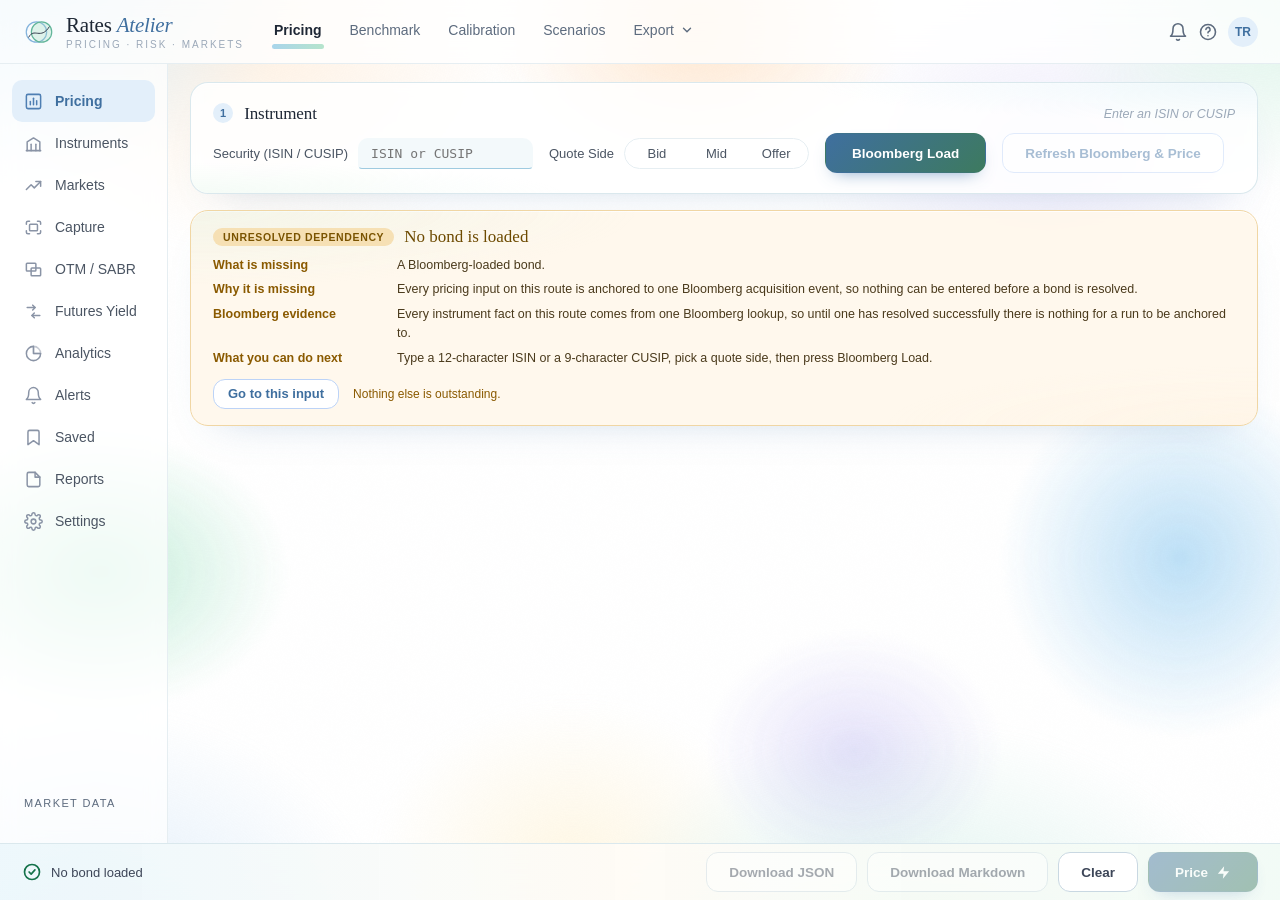
<file: prototype/bond-option-workbench/index.html>
<!DOCTYPE html>
<html lang="en">
<head>
<meta charset="UTF-8" />
<meta name="viewport" content="width=device-width, initial-scale=1" />
<title>Rates Atelier — Bond Option Workbench</title>
<!-- No external font CDN: the prototype must not load scripts or styles
   from another origin (browser-test enforced). The --serif/--sans/--mono
   stacks below resolve to local system fonts when the webfonts are absent. -->
<link rel="stylesheet" href="styles.css" />
<link rel="stylesheet" href="vcub_capture.css" />
</head>
<body>
<svg width="0" height="0" style="position:absolute" aria-hidden="true"><defs>
  <filter id="shiori-wc" x="-20%" y="-20%" width="140%" height="140%">
    <feTurbulence type="fractalNoise" baseFrequency=".012 .018" numOctaves="3" seed="7" result="n"/>
    <feDisplacementMap in="SourceGraphic" in2="n" scale="38" xChannelSelector="R" yChannelSelector="G"/>
  </filter>
</defs></svg>
<div class="wash" style="width:420px;height:300px;left:38%;top:-120px;background:radial-gradient(closest-side,rgba(255,222,190,.75),transparent)" aria-hidden="true"></div>
<div class="wash" style="width:360px;height:360px;right:-80px;top:42%;background:radial-gradient(closest-side,rgba(168,214,244,.8),transparent)" aria-hidden="true"></div>
<div class="wash" style="width:300px;height:240px;left:55%;top:70%;background:radial-gradient(closest-side,rgba(206,200,246,.55),transparent)" aria-hidden="true"></div>
<div class="wash" style="width:380px;height:280px;left:-90px;top:48%;background:radial-gradient(closest-side,rgba(178,232,206,.8),transparent)" aria-hidden="true"></div>
<div class="app">

  <!-- ===================== TOP NAV ===================== -->
  <header class="topnav">
    <div class="brand">
      <span class="logo">
        <svg width="34" height="34" viewBox="0 0 40 40" aria-hidden="true">
          <circle cx="17" cy="20" r="12" fill="none" stroke="#6fa6d6" stroke-width="1.4" opacity=".85"/>
          <circle cx="23" cy="20" r="12" fill="rgba(160,220,190,.30)" stroke="#62b59a" stroke-width="1.4"/>
          <path d="M8 26 C 14 14, 22 30, 32 14" fill="none" stroke="#2b3445" stroke-width="1.1" stroke-linecap="round"/>
        </svg>
      </span>
      <span>
        <span class="name">Rates <em>Atelier</em></span>
        <span class="sub">Pricing · Risk · Markets</span>
      </span>
    </div>
    <nav class="tabs" id="pricing-subnav">
      <span class="tab active">Pricing</span>
      <span class="tab">Benchmark</span>
      <span class="tab">Calibration</span>
      <span class="tab">Scenarios</span>
      <span class="tab">Export
        <svg width="14" height="14" viewBox="0 0 24 24" fill="none" stroke="currentColor" stroke-width="2.4" stroke-linecap="round" stroke-linejoin="round"><polyline points="6 9 12 15 18 9"/></svg>
      </span>
    </nav>
    <div class="nav-right">
      <span class="pill" id="provenance-pill" hidden><span class="dot" style="background:var(--muted-2)"></span><span id="provenance-badge">&hellip;</span></span>
      <span class="mid-badge" id="quote-side-badge" hidden>&hellip;</span>
      <span class="icon-btn">
        <svg width="20" height="20" viewBox="0 0 24 24" fill="none" stroke="currentColor" stroke-width="1.9" stroke-linecap="round" stroke-linejoin="round"><path d="M18 8a6 6 0 0 0-12 0c0 7-3 9-3 9h18s-3-2-3-9"/><path d="M13.7 21a2 2 0 0 1-3.4 0"/></svg>
      </span>
      <span class="icon-btn">
        <svg width="20" height="20" viewBox="0 0 24 24" fill="none" stroke="currentColor" stroke-width="1.9" stroke-linecap="round" stroke-linejoin="round"><circle cx="12" cy="12" r="9"/><path d="M9.5 9a2.5 2.5 0 1 1 3.5 2.3c-.8.4-1 .9-1 1.7"/><line x1="12" y1="16.5" x2="12" y2="16.5"/></svg>
      </span>
      <span class="avatar">TR</span>
    </div>
  </header>

  <div class="body">

    <!-- ===================== SIDEBAR ===================== -->
    <aside class="sidebar">
      <div class="nav-item active" id="nav-pricing">
        <svg width="19" height="19" viewBox="0 0 24 24" fill="none" stroke="currentColor" stroke-width="1.9" stroke-linecap="round" stroke-linejoin="round"><rect x="3" y="3" width="18" height="18" rx="2"/><line x1="8" y1="16" x2="8" y2="12"/><line x1="12" y1="16" x2="12" y2="8"/><line x1="16" y1="16" x2="16" y2="11"/></svg>
        Pricing
      </div>
      <div class="nav-item">
        <svg width="19" height="19" viewBox="0 0 24 24" fill="none" stroke="currentColor" stroke-width="1.9" stroke-linecap="round" stroke-linejoin="round"><line x1="3" y1="21" x2="21" y2="21"/><path d="M4 21V10l8-5 8 5v11"/><line x1="9" y1="21" x2="9" y2="13"/><line x1="15" y1="21" x2="15" y2="13"/></svg>
        Instruments
      </div>
      <div class="nav-item" id="nav-markets">
        <svg width="19" height="19" viewBox="0 0 24 24" fill="none" stroke="currentColor" stroke-width="1.9" stroke-linecap="round" stroke-linejoin="round"><polyline points="3 17 9 11 13 15 21 7"/><polyline points="15 7 21 7 21 13"/></svg>
        Markets
      </div>
      <div class="nav-item" id="nav-capture">
        <svg width="19" height="19" viewBox="0 0 24 24" fill="none" stroke="currentColor" stroke-width="1.9" stroke-linecap="round" stroke-linejoin="round"><path d="M3 8V6a2 2 0 0 1 2-2h2"/><path d="M17 4h2a2 2 0 0 1 2 2v2"/><path d="M21 16v2a2 2 0 0 1-2 2h-2"/><path d="M7 20H5a2 2 0 0 1-2-2v-2"/><rect x="7" y="8" width="10" height="8" rx="1"/></svg>
        Capture
      </div>
      <div class="nav-item" id="nav-capture-otm">
        <svg width="19" height="19" viewBox="0 0 24 24" fill="none" stroke="currentColor" stroke-width="1.9" stroke-linecap="round" stroke-linejoin="round"><rect x="3" y="4" width="12" height="10" rx="1"/><rect x="9" y="10" width="12" height="10" rx="1"/></svg>
        OTM / SABR
      </div>
      <div class="nav-item" id="nav-futures-yield">
        <svg width="19" height="19" viewBox="0 0 24 24" fill="none" stroke="currentColor" stroke-width="1.9" stroke-linecap="round" stroke-linejoin="round"><path d="M4 7h10"/><path d="M11 4l3 3-3 3"/><path d="M20 17H10"/><path d="M13 14l-3 3 3 3"/></svg>
        Futures Yield
      </div>
      <div class="nav-item">
        <svg width="19" height="19" viewBox="0 0 24 24" fill="none" stroke="currentColor" stroke-width="1.9" stroke-linecap="round" stroke-linejoin="round"><path d="M21 12a9 9 0 1 1-9-9v9z"/><path d="M12 3a9 9 0 0 1 9 9h-9z" opacity="0.5"/></svg>
        Analytics
      </div>
      <div class="nav-item">
        <svg width="19" height="19" viewBox="0 0 24 24" fill="none" stroke="currentColor" stroke-width="1.9" stroke-linecap="round" stroke-linejoin="round"><path d="M18 8a6 6 0 0 0-12 0c0 7-3 9-3 9h18s-3-2-3-9"/><path d="M13.7 21a2 2 0 0 1-3.4 0"/></svg>
        Alerts
      </div>
      <div class="nav-item">
        <svg width="19" height="19" viewBox="0 0 24 24" fill="none" stroke="currentColor" stroke-width="1.9" stroke-linecap="round" stroke-linejoin="round"><path d="M19 21l-7-5-7 5V5a2 2 0 0 1 2-2h10a2 2 0 0 1 2 2z"/></svg>
        Saved
      </div>
      <div class="nav-item">
        <svg width="19" height="19" viewBox="0 0 24 24" fill="none" stroke="currentColor" stroke-width="1.9" stroke-linecap="round" stroke-linejoin="round"><path d="M14 3H6a2 2 0 0 0-2 2v14a2 2 0 0 0 2 2h12a2 2 0 0 0 2-2V9z"/><polyline points="14 3 14 9 20 9"/></svg>
        Reports
      </div>
      <div class="nav-item">
        <svg width="19" height="19" viewBox="0 0 24 24" fill="none" stroke="currentColor" stroke-width="1.9" stroke-linecap="round" stroke-linejoin="round"><circle cx="12" cy="12" r="3"/><path d="M19.4 15a1.7 1.7 0 0 0 .3 1.9l.1.1a2 2 0 1 1-2.8 2.8l-.1-.1a1.7 1.7 0 0 0-2.9 1.2 2 2 0 1 1-4 0 1.7 1.7 0 0 0-2.9-1.2l-.1.1a2 2 0 1 1-2.8-2.8l.1-.1A1.7 1.7 0 0 0 4.6 15a1.7 1.7 0 0 0-1.6-1H3a2 2 0 1 1 0-4h.1A1.7 1.7 0 0 0 4.6 9a1.7 1.7 0 0 0-.3-1.9l-.1-.1a2 2 0 1 1 2.8-2.8l.1.1A1.7 1.7 0 0 0 9 4.6a1.7 1.7 0 0 0 1-1.6V3a2 2 0 1 1 4 0v.1a1.7 1.7 0 0 0 1 1.5 1.7 1.7 0 0 0 1.9-.3l.1-.1a2 2 0 1 1 2.8 2.8l-.1.1a1.7 1.7 0 0 0-.3 1.9 1.7 1.7 0 0 0 1.6 1H21a2 2 0 1 1 0 4h-.1a1.7 1.7 0 0 0-1.5 1z"/></svg>
        Settings
      </div>

      <div class="sidebar-foot">
        <div class="lbl">Market Data</div>
        <div class="live" id="sidebar-live-row" hidden><span class="dot"></span><span id="sidebar-source-system">&mdash;</span></div>
        <div class="asof" id="sidebar-asof-row" hidden>As of<br/><span id="sidebar-as-of-timestamp">&mdash;</span></div>
      </div>
    </aside>

    <!-- ===================== MAIN ===================== -->
    <main class="main" id="view-pricing">

      <!-- ============ 1. Instrument ============ -->
      <section class="card underlying-bond" data-workflow-group="instrument">
        <div class="card-head">
          <div class="card-title"><span class="step-no">1</span> Instrument</div>
          <span class="card-summary" id="instrument-group-status">Enter an ISIN or CUSIP</span>
        </div>
        <div class="card-body" id="underlying-bond-body">
        <div class="underlying-bond-controls">
          <div class="form-row"><label>Security (ISIN / CUSIP)</label>
            <input class="control" id="bond-identifier-input" type="text" placeholder="ISIN or CUSIP">
          </div>
          <div class="form-row"><label>Quote Side</label>
            <div class="toggle toggle-3" id="bond-quote-side-toggle">
              <span class="opt" data-value="BID">Bid</span>
              <span class="opt" data-value="MID">Mid</span>
              <span class="opt" data-value="OFFER">Offer</span>
            </div>
          </div>
          <span class="btn primary" id="load-bloomberg-bond-btn">Bloomberg Load</span>
          <span class="btn outline is-disabled" id="bloomberg-refresh-btn">Refresh Bloomberg &amp; Price</span>
        </div>

        <div class="resolved-bond-panel" id="resolved-bond-panel" hidden>
          <div class="sourced-banner">
            Loaded from Bloomberg and read-only. Shiori never edits a sourced value in place.
          </div>
          <div class="rb-grid">
            <div class="rb-item rb-name"><span class="rb-k">Security</span><span class="rb-v" id="resolved-bond-name">&mdash;</span></div>
            <div class="rb-item"><span class="rb-k">ISIN</span><span class="rb-v" id="resolved-bond-isin">&mdash;</span></div>
            <div class="rb-item"><span class="rb-k">CUSIP</span><span class="rb-v" id="resolved-bond-cusip">&mdash;</span></div>
            <div class="rb-item"><span class="rb-k">Currency</span><span class="rb-v" id="resolved-bond-currency">&mdash;</span></div>
            <div class="rb-item"><span class="rb-k">Clean Price</span><span class="rb-v" id="resolved-bond-clean-price">&mdash;</span></div>
            <div class="rb-item"><span class="rb-k">Accrued Interest</span><span class="rb-v" id="resolved-bond-accrued">&mdash;</span></div>
            <div class="rb-item"><span class="rb-k">Coupon</span><span class="rb-v" id="resolved-bond-coupon">Not available</span></div>
            <div class="rb-item"><span class="rb-k">Maturity</span><span class="rb-v" id="resolved-bond-maturity">Not available</span></div>
            <div class="rb-item"><span class="rb-k">Quote Acquisition Time</span><span class="rb-v" id="resolved-bond-acquired-at">&mdash;</span></div>
            <div class="rb-item"><span class="rb-k">Source</span><span class="rb-v" id="resolved-bond-source">&mdash;</span></div>
          </div>
        </div>
        </div>
      </section>

      <!-- ============ One unresolved dependency at a time ============ -->
      <section class="card unresolved-dependency" id="unresolved-dependency" hidden>
        <div class="ud-head">
          <span class="ud-flag">Unresolved dependency</span>
          <span class="ud-title" id="unresolved-title">&mdash;</span>
        </div>
        <dl class="ud-grid">
          <dt>What is missing</dt><dd id="unresolved-missing">&mdash;</dd>
          <dt>Why it is missing</dt><dd id="unresolved-why">&mdash;</dd>
          <dt>Bloomberg evidence</dt><dd id="unresolved-evidence">&mdash;</dd>
          <dt>What you can do next</dt><dd id="unresolved-next">&mdash;</dd>
        </dl>
        <div class="ud-actions">
          <span class="btn outline btn-small" id="unresolved-goto-btn">Go to this input</span>
          <span class="ud-also" id="unresolved-also"></span>
        </div>
      </section>

      <!-- ============ Instrument header (priced runs only) ============ -->
      <section class="card instr-header" id="instrument-header-section" hidden>
        <div class="instr-left">
          <div class="instr-title-row">
            <span class="instr-title" id="instr-title">&mdash;</span>
            <span class="star">
              <svg width="19" height="19" viewBox="0 0 24 24" fill="none" stroke="currentColor" stroke-width="1.8" stroke-linejoin="round"><polygon points="12 2 15 9 22 9.3 16.5 14 18.5 21 12 17 5.5 21 7.5 14 2 9.3 9 9"/></svg>
            </span>
          </div>
          <div class="badges">
            <span class="badge"><span class="k">ISIN</span><span class="v" id="instr-isin">&hellip;</span></span>
          </div>
        </div>

        <div class="stats">
          <div class="stat">
            <span class="s-lbl">Clean Price</span>
            <span class="s-val" id="stat-clean-price">&mdash;</span>
          </div>
          <div class="stat">
            <span class="s-lbl">Yield</span>
            <span class="s-val" id="stat-yield-mid">&mdash;</span>
          </div>
          <div class="stat">
            <span class="s-lbl">Pricing Date</span>
            <div class="date-row">
              <span class="field-box">
                <svg width="15" height="15" viewBox="0 0 24 24" fill="none" stroke="currentColor" stroke-width="1.9" stroke-linecap="round" stroke-linejoin="round"><rect x="3" y="4" width="18" height="18" rx="2"/><line x1="16" y1="2" x2="16" y2="6"/><line x1="8" y1="2" x2="8" y2="6"/><line x1="3" y1="10" x2="21" y2="10"/></svg>
                <span id="stat-valuation-date">&mdash;</span>
              </span>
            </div>
          </div>
          <div class="stat">
            <span class="s-lbl">Option Settlement</span>
            <div class="date-row">
              <span class="field-box">
                <svg width="15" height="15" viewBox="0 0 24 24" fill="none" stroke="currentColor" stroke-width="1.9" stroke-linecap="round" stroke-linejoin="round"><rect x="3" y="4" width="18" height="18" rx="2"/><line x1="16" y1="2" x2="16" y2="6"/><line x1="8" y1="2" x2="8" y2="6"/><line x1="3" y1="10" x2="21" y2="10"/></svg>
                <span id="stat-option-settlement">&mdash;</span>
              </span>
            </div>
          </div>
        </div>
      </section>

      <!-- ============ Workspace ============ -->
      <section class="workspace" id="workspace-section" hidden>

        <!-- ---- 2. Trade ---- -->
        <div class="card option-terms">
          <div class="card-head">
            <div class="card-title"><span class="step-no">2</span> Trade</div>
          </div>
          <div class="card-body" id="option-terms-body">

          <div class="form-row" data-workflow-group="option-type"><label>Call / Put</label>
            <div class="toggle" id="option-type-toggle"><span class="opt" data-value="CALL">Call</span><span class="opt" data-value="PUT">Put</span></div>
          </div>
          <div class="form-row" data-workflow-group="position"><label>Buy / Sell</label>
            <div class="toggle" id="position-toggle"><span class="opt" data-value="BUY">Buy</span><span class="opt" data-value="SELL">Sell</span></div>
          </div>
          <div class="form-row" data-workflow-group="strike"><label>Strike (per 100)</label>
            <div>
              <input class="control" id="strike-price-input" type="text" inputmode="decimal" placeholder="98-16+ or 98.515625">
              <div class="derived-source" id="strike-normalized-preview">&mdash;</div>
            </div>
          </div>
          <div class="form-row" data-workflow-group="notional"><label>Notional</label>
            <div>
              <input class="control" id="notional-input" type="text" inputmode="decimal" placeholder="1M or 1000000">
              <div class="derived-source" id="notional-normalized-preview">&mdash;</div>
            </div>
          </div>
          <div class="form-row expiry-row" data-workflow-group="expiry"><label>Expiry</label>
            <div>
              <div class="expiry-controls">
                <input class="control" id="expiry-datetime-input" type="datetime-local">
                <input class="control expiry-offset" id="expiry-offset-input" type="text" placeholder="+08:00">
              </div>
              <div class="derived-source" id="expiry-derived-preview">Enter the expiry date, local time and its UTC offset.</div>
            </div>
          </div>

          <!-- Issue #217 follow-up: for a market with no approved rule for
               deriving an option's settlement dates from its expiry, those
               dates are trade terms and belong here, with the trade, not
               behind Advanced. Hidden entirely for a market that does have
               one (UST), where Advanced keeps the derived values it has
               always shown. -->
          <!-- Issue #217: OVME's Delivery Delay is a ticket term, not a market
               convention, so it is shown on every ticket regardless of which
               profile is selected. Recorded for the audit trail and the run
               export; it derives no date and enters no pricing arithmetic. -->
          <div class="form-row" id="delivery-delay-row" hidden><label>Delivery Delay</label>
            <div>
              <input class="control" id="delivery-delay-input" type="text" inputmode="numeric" placeholder="OVME Delivery Delay, optional">
              <div class="field-provenance" id="prov-delivery-delay">&mdash;</div>
            </div>
          </div>

          <div id="trade-timing-block" hidden>
            <div class="form-row"><label>Forward Settlement Date</label>
              <div>
                <input class="control" id="trade-forward-settlement-date-input" type="date">
                <div class="field-provenance" id="prov-trade-forward-settlement-date">&mdash;</div>
              </div>
            </div>
            <div class="form-row"><label>Option Settlement Date</label>
              <div>
                <input class="control" id="trade-option-settlement-date-input" type="date">
                <div class="field-provenance" id="prov-trade-option-settlement-date">&mdash;</div>
              </div>
            </div>
            <div class="fixed-route-note" id="trade-timing-note">
              Shiori has no approved rule for deriving this market&rsquo;s option settlement
              dates from the expiry, so both are yours to enter from the traded terms.
              The two are separate dates and may differ. The Delivery Delay above is not
              used to derive either of them.
            </div>
          </div>

          <div class="fixed-route-note">
            Fixed for this route: payoff <strong>PRICE</strong> &middot;
            <strong>EUROPEAN</strong> exercise &middot; <strong>CASH</strong> settlement &middot;
            Black-76. These are the only values the reviewed pricing guard accepts, so
            Shiori sets them; they are not trader choices. Shiori never assumes a market
            close, timezone, holiday or business-day roll, so the expiry offset stays
            explicit.
          </div>
          </div>
        </div>

        <!-- ---- Pricing results ---- -->
        <div class="card pricing-results">
          <div class="card-head">
            <div class="card-title">Pricing Results</div>
          </div>
          <div class="card-body" id="pricing-results-body">
          <div class="error-banner" id="pricing-error-banner" hidden></div>
          <div class="pr-row r1">
            <div class="pr-cell"><div class="p-lbl">Price (Total)</div><div class="p-val teal" id="price-total">&mdash;</div><div class="p-sub" id="price-total-ccy"></div></div>
            <div class="pr-cell"><div class="p-lbl">Price (Per 100)</div><div class="p-val teal" id="price-per-100">&mdash;</div></div>
            <div class="pr-cell"><div class="p-lbl">Currency</div><div class="p-val" id="result-currency">&mdash;</div></div>
          </div>
          <div class="pr-row r2">
            <div class="pr-cell"><div class="p-lbl">Delta (per 100)</div><div class="p-val" id="greek-delta">&mdash;</div></div>
            <div class="pr-cell"><div class="p-lbl">Gamma (per 100)</div><div class="p-val" id="greek-gamma">&mdash;</div></div>
            <div class="pr-cell"><div class="p-lbl">Vega (per 100)</div><div class="p-val" id="greek-vega">&mdash;</div></div>
            <div class="pr-cell"><div class="p-lbl">Theta (per 100, per day)</div><div class="p-val" id="greek-theta">&mdash;</div></div>
          </div>
          </div>
        </div>

        <!-- ---- Shiori Derived Forward: S490 repo-carry, the Black-76 default (Issue #173/#175/#177) ---- -->
        <div class="card s490-parity">
          <div class="card-head">
            <div class="card-title" id="s490-parity-title">Shiori Derived Forward &mdash; S490 repo-carry (Black-76 default)</div>
          </div>
          <div class="card-body" id="s490-parity-body">
          <div class="form-row" id="s490-spot-settlement-row"><label>Spot Settlement Date</label>
            <div>
              <input class="control" id="s490-spot-settlement-date-input" type="date">
            </div>
          </div>
          <div class="fixed-route-note" id="s490-parity-mechanics-note">
            Forward settlement (tF) is this ticket's own <strong>Forward Settlement Date</strong>
            &mdash; the date the bond forward settles, and the date Black-76 pairs this clean
            price with its accrued interest. Change <strong>Expiry</strong> above and the
            convention profile re-derives that date, so this section recomputes automatically
            from a Bloomberg-loaded bond, its live spot quote, and a fresh live Bloomberg
            Curve #490 / S490 acquisition; no repo rate is ever typed in, and no OVME value is
            hard-coded. A coupon scheduled
            between Spot Settlement and forward settlement is carried to it from its actual
            <strong>Federal Reserve payment date</strong> and netted off the forward &mdash;
            open the trace below for the per-coupon detail. Strike, Notional and
            Volatility are not required and are not read here.
            <strong>This is the Forward Black-76 prices from by default</strong>: it fills the
            single Forward field below and is re-derived server-side on every Price and every
            Bloomberg refresh, so the priced F always matches the spot quote it was priced
            against. Typing into that field takes over as a Trader Forward Override; this
            section keeps updating alongside it for comparison.
          </div>
          <div class="derived-source" id="s490-parity-status">
            Bloomberg Load a supported bond to see the S490 repo-carry Forward.
          </div>
          <span class="btn ghost btn-small" id="s490-parity-retry-btn" hidden>Retry</span>
          <div class="pr-row r1" id="s490-parity-fields" hidden>
            <div class="pr-cell"><div class="p-lbl">S490 Funding Rate</div><div class="p-val" id="s490-funding-rate">&mdash;</div></div>
            <div class="pr-cell"><div class="p-lbl">Carry Factor</div><div class="p-val" id="s490-carry-factor">&mdash;</div></div>
            <div class="pr-cell"><div class="p-lbl">Shiori Derived Forward (Decimal)</div><div class="p-val teal" id="s490-forward-decimal">&mdash;</div></div>
            <div class="pr-cell"><div class="p-lbl">Shiori Derived Forward (Treasury)</div><div class="p-val teal" id="s490-forward-fraction">&mdash;</div></div>
          </div>
          <div class="pr-row r2" id="s490-parity-method-row" hidden>
            <div class="pr-cell"><div class="p-lbl">S490 Funding Method</div><div class="p-val" id="s490-funding-method">&mdash;</div></div>
            <div class="pr-cell"><div class="p-lbl">Interim Coupon Carry</div><div class="p-val" id="s490-interim-coupon-summary">&mdash;</div></div>
          </div>
          <details class="s490-trace" id="s490-parity-trace" hidden>
            <summary>Derivation trace &amp; methodology</summary>
            <div class="s490-trace-body" id="s490-parity-trace-body"></div>
          </details>
          </div>
        </div>

        <!-- ---- 3. Market inputs: review ---- -->
        <div class="card wide-card market-review">
          <div class="card-head">
            <div class="card-title"><span class="step-no">3</span> Market inputs &mdash; review</div>
            <span class="card-summary" id="market-review-summary"></span>
          </div>
          <div class="card-body">

            <div class="review-row" data-workflow-group="forward-review">
              <div class="review-head">
                <span class="review-name">Forward</span>
                <span class="review-status" id="forward-review-status">&mdash;</span>
              </div>
              <div class="review-control">
                <label for="forward-price-input">Forward Clean Price (per 100)</label>
                <input class="control" id="forward-price-input" type="text" inputmode="decimal" placeholder="Filled automatically from the Shiori Derived Forward">
                <div class="derived-source" id="forward-normalized-preview">&mdash;</div>
              </div>
              <div class="derived-source" id="forward-source-line">&mdash;</div>
              <span class="btn ghost btn-small" id="forward-use-derived-btn" hidden>Reset / Use Shiori Derived</span>
              <div class="review-note" id="forward-sourcing-note">&mdash;</div>
              <div class="review-provenance" id="forward-provenance">&mdash;</div>
              <div class="review-note" id="forward-derived-mode-note">
                One Forward field, two sources. By default it holds Shiori's own
                S490-derived Forward (from the Bloomberg-loaded bond, its live spot quote,
                Expiry and Spot Settlement Date above) and Black-76 prices from that. Type
                your own number here and it becomes a <strong>Trader Forward Override</strong>:
                Black-76 then prices from what you typed, and neither a Bloomberg refresh nor a
                fresh S490 derivation will overwrite it. Reset / Use Shiori Derived hands the
                field back to the derivation and reprices. If the derivation fails while it is
                the active source, pricing is blocked and the real reason is shown &mdash; no
                spot price, previous Forward, zero repo or flat carry is ever substituted.
              </div>
              <div class="review-note" id="forward-explicit-mode-note" hidden>
                Explicit Forward contract. This market has no approved automatic Forward
                model, so the Forward is a term of this ticket: Black-76 prices from exactly
                the number you enter here, recorded as a <strong>Trader Forward Override</strong>
                with provenance. Nothing is derived for it. While the field is empty, pricing
                is blocked &mdash; no spot price, previous Forward, zero repo or flat carry is
                ever substituted.
              </div>
            </div>

            <div class="review-row" id="price-basis-row">
              <div class="review-head">
                <span class="review-name">Bond Option Price Basis</span>
                <span class="review-status is-reviewed" id="price-basis-status">DIRTY</span>
              </div>
              <div class="review-control">
                <label for="price-basis-select">Price state F, K, the duration denominator and &sigma;<sub>P</sub> are all expressed in</label>
                <select class="control" id="price-basis-select">
                  <option value="DIRTY">DIRTY &mdash; forward and strike include accrued interest (default)</option>
                  <option value="CLEAN">CLEAN &mdash; forward and strike exclude accrued interest</option>
                </select>
              </div>
              <div class="review-note">
                Neither basis is &ldquo;correct&rdquo;: they are two approved ways of writing the
                same model. DIRTY is the default and is the already-validated OVME-aligned
                composition; CLEAN is a first-class alternate basis for internal-model
                reconciliation and is only ever used when you select it here. Whichever you
                choose, the server uses it for <em>every</em> leg of the run &mdash; F, K, the
                duration denominator and the derived &sigma;<sub>P</sub> &mdash; and refuses to
                price a volatility derived under the other one. Changing it withdraws any
                Historical volatility derived under the previous basis.
              </div>
            </div>

            <div class="review-row" data-workflow-group="vol-review">
              <div class="review-head">
                <span class="review-name">Volatility</span>
                <span class="review-status" id="vol-review-status">&mdash;</span>
              </div>
              <div class="review-control">
                <label for="vol-source-select">Vol source</label>
                <select class="control" id="vol-source-select">
                  <option value="DIRECT_PRICE_VOL">Direct price vol &mdash; entered by the trader</option>
                  <option value="HISTORICAL_YIELD_VOL_MO">Historical Yield Vol (Middle Office parity) &mdash; derived by Shiori</option>
                </select>
                <label for="volatility-input">Price Vol (&sigma;, decimal)</label>
                <input class="control" id="volatility-input" type="text" inputmode="decimal" placeholder="Not entered">
                <select class="control vol-basis" id="volatility-basis-select">
                  <option value="PRICE_VOL">PRICE_VOL</option>
                  <option value="EQUIVALENT_PRICE_VOL">EQUIVALENT_PRICE_VOL</option>
                </select>
              </div>

              <div class="derived-block" id="historical-vol-panel" hidden>
                <div class="derived-title">Historical Yield Vol &rarr; Equivalent Price Vol</div>
                <div class="review-note" id="historical-vol-disclosure">
                  <strong>This source is a historical / realized proxy for internal-model
                  reconciliation, not a current market-implied volatility.</strong> It is this
                  bond&rsquo;s own past Bloomberg Yield observations, turned into a price
                  volatility by its current-time duration:
                  &sigma;<sub>P</sub> = |D<sub>B</sub>| &times; &sigma;<sub>hist</sub>. It is
                  not Bloomberg implied vol and it is not VCUB. Every figure below is computed
                  by the server; this page calculates nothing and you never retype
                  &sigma;<sub>P</sub>.
                </div>

                <div class="review-control">
                  <label for="hev-security">Bond</label>
                  <input class="control" id="hev-security" type="text" readonly placeholder="Bloomberg Load a bond first">
                  <label for="hev-yield-field">Bloomberg Yield field</label>
                  <input class="control" id="hev-yield-field" type="text" value="YLD_YTM_MID" placeholder="Confirmed on the workstation">
                  <label for="hev-field-unit">Yield field unit</label>
                  <select class="control" id="hev-field-unit">
                    <option value="PERCENT">PERCENT</option>
                    <option value="BASIS_POINTS">BASIS_POINTS</option>
                    <option value="DECIMAL">DECIMAL</option>
                  </select>
                </div>
                <div class="review-control">
                  <label for="hev-start">History start</label>
                  <input class="control" id="hev-start" type="date">
                  <label for="hev-end">History end</label>
                  <input class="control" id="hev-end" type="date">
                  <label for="hev-observation-count">Observations</label>
                  <input class="control" id="hev-observation-count" type="text" inputmode="numeric" value="181">
                </div>

                <span class="btn ghost btn-small" id="hev-derive-btn">Calculate Historical Yield Vol</span>
                <span class="btn ghost btn-small" id="hev-use-btn" hidden>Use for Pricing</span>
                <div class="derived-source" id="hev-status">Enter the Bloomberg Yield field and the history window, then calculate.</div>

                <div class="pr-row r1" id="hev-fields" hidden>
                  <div class="pr-cell"><div class="p-lbl">Historical Yield Vol (field unit)</div><div class="p-val" id="hev-yield-vol-field-unit">&mdash;</div></div>
                  <div class="pr-cell"><div class="p-lbl">Historical Yield Vol (decimal annual)</div><div class="p-val" id="hev-yield-vol-decimal">&mdash;</div></div>
                  <div class="pr-cell"><div class="p-lbl">Bond Duration |D<sub>B</sub>|</div><div class="p-val" id="hev-duration">&mdash;</div></div>
                  <div class="pr-cell"><div class="p-lbl">Equivalent Price Vol (&sigma;<sub>P</sub>)</div><div class="p-val teal" id="hev-equivalent-price-vol">&mdash;</div></div>
                </div>
                <div class="pr-row r2" id="hev-method-row" hidden>
                  <div class="pr-cell"><div class="p-lbl">Vol source</div><div class="p-val" id="hev-source">&mdash;</div></div>
                  <div class="pr-cell"><div class="p-lbl">Price basis</div><div class="p-val" id="hev-price-basis">&mdash;</div></div>
                  <div class="pr-cell"><div class="p-lbl">Duration type</div><div class="p-val" id="hev-duration-type">&mdash;</div></div>
                  <div class="pr-cell"><div class="p-lbl">Window status</div><div class="p-val" id="hev-window-status">&mdash;</div></div>
                </div>
                <details class="s490-trace" id="hev-trace" hidden>
                  <summary>Derivation trace &amp; provenance</summary>
                  <div class="s490-trace-body" id="hev-trace-body"></div>
                </details>
              </div>

              <div class="review-note" id="vol-sourcing-note">&mdash;</div>
              <div class="review-provenance" id="vol-provenance">&mdash;</div>
            </div>

            <div class="review-row" data-workflow-group="discounting-review">
              <div class="review-head">
                <span class="review-name">Discounting</span>
                <span class="review-status" id="discounting-review-status">&mdash;</span>
              </div>
              <div class="review-control">
                <span class="review-readout" id="discounting-readout">No Option Discount Curve nodes entered</span>
                <span class="btn ghost btn-small" id="edit-curve-btn">Edit curve nodes</span>
              </div>
              <div class="review-note" id="discounting-sourcing-note">&mdash;</div>
              <div class="review-provenance" id="discounting-provenance">&mdash;</div>
            </div>

          </div>
        </div>

        <!-- ---- Advanced (collapsed by default) ---- -->
        <div class="card wide-card advanced-card">
          <div class="card-head" id="advanced-head">
            <div class="card-title">Advanced</div>
            <div class="card-head-right">
              <label class="convention-profile-picker" for="convention-profile-select">
                <span class="convention-profile-picker-label">Convention Profile</span>
                <select id="convention-profile-select">
                  <option value="">Select a convention profile…</option>
                </select>
              </label>
              <span class="card-summary" id="advanced-summary"></span>
              <span class="collapse-toggle" id="advanced-indicator">Expand</span>
            </div>
          </div>
          <div class="card-body" id="advanced-body" hidden>

            <!-- A. Bond reference overrides -->
            <div class="adv-block" id="adv-bond-reference">
              <div class="adv-title">Bond reference &mdash; profile-filled, trader-editable</div>
              <div class="fixed-route-note">
                For a bond the selected convention profile covers, Shiori fills these
                from that profile&rsquo;s own approved constants and its own deterministic
                derivations, and shows the source of every value. Each field is resolved on its own: one
                field Shiori cannot resolve is marked <strong>BLOCKED</strong> for you to
                set and never blanks the others. Bloomberg&rsquo;s
                <code>DAY_CNT_DES</code>, <code>MTY_TYP</code> and
                <code>CALC_TYP_DES</code> remain <em>display-only evidence</em> and are
                still never coerced into a Shiori enum &mdash; <code>MTY_TYP</code> and
                <code>CALC_TYP_DES</code> decide nothing at all (a real UST returns
                <code>NORMAL</code>; the confirmed plain corporate returns
                <code>AT MATURITY</code>), and a contradicting <code>DAY_CNT_DES</code> can
                only withhold the day count itself. A bond whose product or coupon
                schedule this pricing path cannot carry gets no fields and these controls
                are disabled, because editing them could not make it price. Otherwise
                every control stays editable; the moment you change one, its source
                becomes <strong>TRADER_OVERRIDE</strong> and Shiori stops re-deriving it.
              </div>
              <div class="advanced-profile-status" id="advanced-profile-status">&mdash;</div>
              <div class="entry-grid">
                <div class="form-row"><label>Day Count</label>
                  <div>
                    <select class="control" id="day-count-select">
                      <option value="">Not entered</option>
                      <option value="ACT_360">ACT_360</option>
                      <option value="ACT_365_FIXED">ACT_365_FIXED</option>
                      <option value="THIRTY_360">THIRTY_360</option>
                      <option value="ACT_ACT_ISDA">ACT_ACT_ISDA</option>
                      <option value="ACT_ACT_BOND">ACT_ACT_BOND</option>
                    </select>
                    <div class="field-provenance" id="prov-day-count">&mdash;</div>
                    <div class="bbg-hint">Bloomberg <code>DAY_CNT_DES</code>: <span id="hint-day-count">Not available</span></div>
                  </div>
                </div>
                <div class="form-row"><label>Bond Type</label>
                  <div>
                    <select class="control" id="bond-type-select">
                      <option value="">Not entered</option>
                      <option value="FIXED_COUPON_BULLET">FIXED_COUPON_BULLET</option>
                      <option value="FLOATING_RATE_NOTE">FLOATING_RATE_NOTE</option>
                      <option value="AMORTIZING">AMORTIZING</option>
                      <option value="CONVERTIBLE">CONVERTIBLE</option>
                      <option value="INFLATION_LINKED">INFLATION_LINKED</option>
                      <option value="PERPETUAL">PERPETUAL</option>
                      <option value="STRUCTURED_NOTE">STRUCTURED_NOTE</option>
                    </select>
                    <div class="field-provenance" id="prov-bond-type">&mdash;</div>
                    <div class="bbg-hint">Bloomberg <code>MTY_TYP</code>: <span id="hint-bond-type">Not available</span></div>
                  </div>
                </div>
                <div class="form-row"><label>Ex-Dividend Days</label>
                  <div>
                    <input class="control" id="ex-dividend-days-input" type="text" inputmode="numeric" placeholder="Not entered">
                    <div class="field-provenance" id="prov-ex-dividend-days">&mdash;</div>
                  </div>
                </div>
                <div class="form-row"><label>Last Coupon Date</label>
                  <div>
                    <input class="control" id="last-coupon-date-input" type="date">
                    <div class="field-provenance" id="prov-last-coupon-date">&mdash;</div>
                    <div class="bbg-hint">Bloomberg <code>PREV_CPN_DT</code>: <span id="hint-last-coupon-date">Not available</span></div>
                  </div>
                </div>
                <div class="form-row"><label>Bond Status</label>
                  <div>
                    <select class="control" id="bond-status-select">
                      <option value="">Not entered</option>
                      <option value="ACTIVE">ACTIVE</option>
                      <option value="INACTIVE">INACTIVE</option>
                    </select>
                    <div class="field-provenance" id="prov-bond-status">&mdash;</div>
                  </div>
                </div>
              </div>
            </div>

            <!-- B. Timing and settlement overrides -->
            <div class="adv-block" id="adv-timing">
              <div class="adv-title">Timing &amp; settlement &mdash; profile-filled, trader-editable</div>
              <div class="fixed-route-note">
                Still no Bloomberg field describes an OTC option&rsquo;s own cash settlement
                date, and <code>SETTLE_DT</code> / <code>DAYS_TO_SETTLE</code> describe the
                cash bond&rsquo;s standard settlement &mdash; a different role that must not
                be conflated. Reporting Date is the run&rsquo;s own Valuation Date. Both
                settlement dates are the expiry rolled forward <strong>one U.S.
                bond-market business day</strong> on the selected profile&rsquo;s own
                reviewed QuantLib calendar, with the option settling on the same day as
                the bond forward &mdash; an owner-approved policy for <code>UST</code>
                (Issue #157) and <code>US_CORPORATE</code> (Issue #217), not a Bloomberg
                field, and no hand-written holiday table anywhere. It is deliberately
                <em>not</em> the cash bond&rsquo;s own settlement lag (T+2 for
                <code>US_CORPORATE</code>), and it does not read the ticket&rsquo;s Delivery
                Delay. A market with no such approval shows both dates as trade inputs
                instead. Change the expiry and the settlement dates you have not
                overridden are re-derived; change one yourself and Shiori leaves it
                alone.
              </div>
              <div class="entry-grid">
                <div class="form-row"><label>Reporting Date</label>
                  <div>
                    <input class="control" id="reporting-date-input" type="date">
                    <div class="field-provenance" id="prov-reporting-date">&mdash;</div>
                  </div>
                </div>
                <div class="form-row" id="adv-forward-settlement-row"><label>Forward Settlement Date</label>
                  <div>
                    <input class="control" id="forward-settlement-date-input" type="date">
                    <div class="field-provenance" id="prov-forward-settlement-date">&mdash;</div>
                  </div>
                </div>
                <div class="form-row" id="adv-option-settlement-row"><label>Option Settlement Date</label>
                  <div>
                    <input class="control" id="option-settlement-date-input" type="date">
                    <div class="field-provenance" id="prov-option-settlement-date">&mdash;</div>
                  </div>
                </div>
              </div>
            </div>

            <!-- C. Option Discount Curve -->
            <div class="adv-block" id="adv-curve">
              <div class="adv-title">Option Discount Curve &mdash; trader override</div>
              <div class="fixed-route-note">
                Nodes are recorded as
                <strong>OPTION_DISCOUNT_CURVE</strong> /
                <strong>CONTINUOUS_ZERO_RATE</strong> in
                <strong id="curve-currency-label">&mdash;</strong>. Tenors use the existing
                grammar only: <code>nD</code>, <code>nM</code>, <code>nY</code>.
                <strong>Enter genuine continuously-compounded zero rates.</strong>
                Bloomberg OVME&rsquo;s <code>MMkt</code> and <code>repo</code> rates, and any
                par/swap/FTP rate, are <em>not</em> continuous zero rates and must not be
                entered here. Shiori does not bootstrap, convert, or extrapolate a curve;
                rates are interpolated in-range only.
              </div>
              <table class="curve-table">
                <thead>
                  <tr><th>Tenor</th><th>Continuous zero rate (decimal)</th><th></th></tr>
                </thead>
                <tbody id="curve-rows"></tbody>
              </table>
              <div class="curve-actions">
                <span class="btn ghost btn-small" id="curve-add-row-btn">Add node</span>
              </div>
              <div class="curve-coverage" id="curve-coverage">&mdash;</div>
            </div>

            <!-- D. Derived and route-fixed values, read-only -->
            <div class="adv-block" id="adv-derived">
              <div class="adv-title">Derived &amp; route-fixed values &mdash; read-only</div>
              <div class="fixed-route-note">
                The Bloomberg acquisition event mechanically supplies
                <strong>Pricing Timestamp</strong>. Shiori uses its represented local
                calendar date for <strong>Valuation Date</strong> and applies the approved
                UTC normalization rule to <strong>As-Of Timestamp</strong>. The original
                Pricing Timestamp spelling and offset are preserved.
              </div>
              <div class="entry-grid entry-grid-wide derived-timing-grid">
                <div class="form-row"><label>Valuation Date</label>
                  <div>
                    <input class="control derived-control" id="valuation-date-input" type="date" readonly>
                    <div class="derived-source">Derived from Pricing Timestamp&rsquo;s represented local date</div>
                  </div>
                </div>
                <div class="form-row"><label>As-Of Timestamp</label>
                  <div>
                    <input class="control derived-control" id="as-of-timestamp-input" type="text" readonly>
                    <div class="utc-preview" id="as-of-timestamp-utc">&mdash;</div>
                    <div class="derived-source">Bloomberg acquisition event &middot; normalized by approved rule</div>
                  </div>
                </div>
                <div class="form-row"><label>Pricing Timestamp</label>
                  <div>
                    <input class="control derived-control" id="pricing-timestamp-input" type="text" readonly>
                    <div class="utc-preview" id="pricing-timestamp-utc">&mdash;</div>
                    <div class="derived-source">Bloomberg acquisition event &middot; preserved exactly</div>
                  </div>
                </div>
                <div class="form-row"><label>Expiry Timestamp</label>
                  <div>
                    <input class="control derived-control" id="expiry-timestamp-input" type="text" readonly>
                    <div class="utc-preview" id="expiry-timestamp-utc">&mdash;</div>
                    <div class="derived-source">Composed from the Expiry interaction &middot; offset preserved exactly</div>
                  </div>
                </div>
              </div>
              <div class="route-metadata-grid">
                <div><span>Product ID</span><strong id="timing-product-id">&mdash;</strong></div>
                <div><span>Snapshot ID</span><strong id="timing-snapshot-id">&mdash;</strong></div>
                <div><span>Snapshot</span><strong id="timing-snapshot-metadata">&mdash;</strong></div>
                <div><span>Bond quote</span><strong id="timing-bond-quote-metadata">&mdash;</strong></div>
                <div><span>Forward input</span><strong id="timing-forward-metadata">&mdash;</strong></div>
                <div><span>Volatility input</span><strong id="timing-volatility-metadata">&mdash;</strong></div>
                <div><span>Credit spread policy</span><strong id="timing-credit-metadata">&mdash;</strong></div>
              </div>
            </div>

            <!-- E. Bloomberg Bond Master, read-only -->
            <div class="adv-block" id="adv-bond-master">
              <div class="adv-title">Bloomberg Bond Master &mdash; read-only</div>
              <div class="id-grid" id="bond-master-body">
                <div class="id-block">
                  <span class="i-k">Issuer / Security Description</span><span class="i-v" id="details-issuer">&mdash;</span>
                  <span class="i-k">ISIN</span><span class="i-v" id="details-isin">&mdash;</span>
                  <span class="i-k">CUSIP</span><span class="i-v" id="details-cusip">&mdash;</span>
                  <span class="i-k">Currency</span><span class="i-v" id="details-currency">&mdash;</span>
                </div>
                <div class="id-block">
                  <span class="i-k">Coupon</span><span class="i-v" id="details-coupon">&mdash;</span>
                  <span class="i-k">Coupon Frequency</span><span class="i-v" id="details-coupon-frequency">&mdash;</span>
                  <span class="i-k">Issue Date</span><span class="i-v" id="details-issue-date">&mdash;</span>
                  <span class="i-k">Maturity Date</span><span class="i-v" id="details-maturity">&mdash;</span>
                </div>
                <div class="id-block">
                  <span class="i-k">Day Count</span><span class="i-v" id="details-day-count">&mdash;</span>
                  <span class="i-k">First Coupon Date</span><span class="i-v" id="details-first-coupon-date">&mdash;</span>
                  <span class="i-k">Last Coupon Date</span><span class="i-v" id="details-last-coupon-date">&mdash;</span>
                  <span class="i-k">Callable</span><span class="i-v" id="details-callable">&mdash;</span>
                </div>
                <div class="id-block">
                  <span class="i-k">Sinkable</span><span class="i-v" id="details-sinkable">&mdash;</span>
                  <span class="i-k">Bond Type</span><span class="i-v" id="details-bond-type">&mdash;</span>
                  <span class="i-k">Source</span><span class="i-v" id="details-source">&mdash;</span>
                  <span class="i-k">Bond Master Acquisition Time</span><span class="i-v" id="details-acquired-at">&mdash;</span>
                </div>
                <div class="id-block">
                  <span class="i-k">Bloomberg Day Count</span><span class="i-v" id="details-bloomberg-day-count">&mdash;</span>
                  <span class="i-k">Bloomberg Maturity Type</span><span class="i-v" id="details-bloomberg-maturity-type">&mdash;</span>
                  <span class="i-k">Bloomberg Calculation Type</span><span class="i-v" id="details-bloomberg-calc-type">&mdash;</span>
                </div>
              </div>
              <div class="fixed-route-note">
                The three <em>Bloomberg &hellip;</em> rows above are raw description strings.
                They are evidence only and are never mapped into a typed Shiori enum.
              </div>
            </div>

            <!-- F. Override provenance -->
            <div class="adv-block" id="adv-provenance">
              <div class="adv-title">Trader override provenance</div>
              <div class="fixed-route-note">
                Every value Shiori could not source is stamped here with what it is, why it
                could not be sourced, and when you entered it. This log is exported with the
                run.
              </div>
              <ul class="provenance-log" id="override-provenance-log"></ul>
              <div class="provenance-empty" id="override-provenance-empty">No trader overrides recorded yet.</div>
            </div>

          </div>
        </div>
      </section>

    </main>

    <!-- ===================== MARKETS VIEW (Issue #167) ===================== -->
    <div class="main markets-view" id="view-markets" hidden>

      <!-- Market-view selector (Issue #194, third tab added by Issue #196):
           which market the Markets page is showing. Each tab carries the
           panel it shows in data-market-view, so the selector switches any
           number of panels without knowing what any of them contain. -->
      <section class="card markets-view-switch">
        <div class="markets-view-tabs" role="tablist" aria-label="Market view">
          <button type="button" class="markets-view-tab is-active" id="markets-tab-curve" data-market-view="curve" role="tab" aria-selected="true">Option Discount Curve</button>
          <button type="button" class="markets-view-tab" id="markets-tab-vol-surface" data-market-view="vol-surface" role="tab" aria-selected="false">Swaption Vol Surface</button>
          <button type="button" class="markets-view-tab" id="markets-tab-yield-history" data-market-view="yield-history" role="tab" aria-selected="false">Bond Yield History</button>
        </div>
      </section>

      <div class="markets-panel" id="markets-panel-curve" data-market-view="curve">

      <section class="card markets-header-card">
        <div class="markets-header-top">
          <div class="markets-title-block">
            <div class="markets-title" id="markets-curve-title">USD SOFR Option Discount Curve</div>
            <div class="markets-meta" id="markets-curve-meta">&mdash;</div>
          </div>
          <span class="btn primary" id="markets-refresh-btn">
            <svg width="15" height="15" viewBox="0 0 24 24" fill="none" stroke="currentColor" stroke-width="2.1" stroke-linecap="round" stroke-linejoin="round"><polyline points="23 4 23 10 17 10"/><polyline points="1 20 1 14 7 14"/><path d="M3.51 9a9 9 0 0 1 14.85-3.36L23 10M1 14l4.64 4.36A9 9 0 0 0 20.49 15"/></svg>
            Refresh
          </span>
        </div>
        <div class="markets-acquired" id="markets-acquired-at" hidden>Acquired at: <span class="v" id="markets-acquired-at-value">&mdash;</span></div>
      </section>

      <section class="card markets-status" id="markets-loading" hidden>Loading USD SOFR Option Discount Curve&hellip;</section>
      <section class="card markets-status markets-status-error" id="markets-error" hidden>
        <div class="markets-error-title">Unable to load the USD SOFR Option Discount Curve</div>
        <div class="markets-error-detail" id="markets-error-detail">&mdash;</div>
      </section>
      <section class="card markets-status markets-status-warning" id="markets-stale-banner" hidden>
        Refresh failed &mdash; showing the last successful data, acquired <span id="markets-stale-acquired-at">&mdash;</span>.
        <span class="markets-stale-detail" id="markets-stale-detail"></span>
      </section>

      <section class="card markets-chart-card" id="markets-content" hidden>
        <div class="card-head">
          <div class="card-title">Zero Rate Curve</div>
        </div>
        <div class="card-body">
          <div class="markets-chart-wrap">
            <div class="markets-chart-ylabel">Zero Rate (%)</div>
            <div class="markets-chart-svg-wrap" id="markets-chart-svg-wrap"></div>
          </div>

          <div class="markets-summary-strip" id="markets-summary-strip">
            <div class="markets-summary-item"><span class="ms-lbl">Nodes</span><span class="ms-val" id="markets-summary-nodes">&mdash;</span></div>
            <div class="markets-summary-item"><span class="ms-lbl">Coverage</span><span class="ms-val" id="markets-summary-coverage">&mdash;</span></div>
            <div class="markets-summary-item"><span class="ms-lbl">1Y Zero</span><span class="ms-val" id="markets-summary-1y">&mdash;</span></div>
            <div class="markets-summary-item"><span class="ms-lbl">10Y Zero</span><span class="ms-val" id="markets-summary-10y">&mdash;</span></div>
            <div class="markets-summary-item"><span class="ms-lbl">30Y Zero</span><span class="ms-val" id="markets-summary-30y">&mdash;</span></div>
            <div class="markets-summary-item"><span class="ms-lbl">Source</span><span class="ms-val" id="markets-summary-source">&mdash;</span></div>
          </div>
        </div>
      </section>

      <section class="card markets-table-card" id="markets-table-card" hidden>
        <div class="card-head">
          <div class="card-title" id="markets-table-title">USD SOFR Option Discount Curve Nodes</div>
        </div>
        <div class="card-body">
          <div class="markets-table-wrap">
            <table class="markets-table">
              <thead>
                <tr><th>Tenor</th><th>Maturity</th><th class="num">SWAP (Par Rate)</th><th class="num">Zero Rate</th><th class="num">DF</th></tr>
              </thead>
              <tbody id="markets-table-body"></tbody>
            </table>
          </div>
        </div>
      </section>

      </div>
      <!-- /#markets-panel-curve -->

      <!-- ===== Swaption Vol Surface panel (Issue #194) =====
           Read-only. Shows a previously confirmed canonical VCUB ATM
           snapshot: the stored Expiry x Swap Tenor matrix, and the same
           stored nodes as an interactive 3D surface. Nothing here captures,
           confirms, prices, or fetches Bloomberg, and the surface mesh is
           drawn locally with no charting library and no CDN. -->
      <div class="markets-panel" id="markets-panel-vol-surface" data-market-view="vol-surface" hidden>

        <section class="card markets-header-card">
          <div class="markets-header-top">
            <div class="markets-title-block">
              <div class="markets-title">Swaption Vol Surface</div>
              <div class="markets-meta" id="vol-surface-meta">&mdash;</div>
            </div>
            <div class="vol-surface-picker">
              <label class="vol-surface-picker-label" for="vol-surface-select">Confirmed ATM snapshot</label>
              <select class="control vol-surface-select" id="vol-surface-select"></select>
              <span class="btn primary" id="vol-surface-refresh-btn">
                <svg width="15" height="15" viewBox="0 0 24 24" fill="none" stroke="currentColor" stroke-width="2.1" stroke-linecap="round" stroke-linejoin="round"><polyline points="23 4 23 10 17 10"/><polyline points="1 20 1 14 7 14"/><path d="M3.51 9a9 9 0 0 1 14.85-3.36L23 10M1 14l4.64 4.36A9 9 0 0 0 20.49 15"/></svg>
                Refresh
              </span>
            </div>
          </div>
          <div class="vol-surface-provenance" id="vol-surface-provenance" hidden>
            <div class="vsp-item"><span class="vsp-k">Currency</span><span class="vsp-v" id="vol-surface-currency">&mdash;</span></div>
            <div class="vsp-item"><span class="vsp-k">Curve / Config</span><span class="vsp-v" id="vol-surface-curve-config">&mdash;</span></div>
            <div class="vsp-item"><span class="vsp-k">Quote Side</span><span class="vsp-v" id="vol-surface-side">&mdash;</span></div>
            <div class="vsp-item"><span class="vsp-k">Business Date</span><span class="vsp-v" id="vol-surface-business-date">&mdash;</span></div>
            <div class="vsp-item"><span class="vsp-k">Tab / Type</span><span class="vsp-v" id="vol-surface-vol-type">&mdash;</span></div>
            <div class="vsp-item"><span class="vsp-k">Source</span><span class="vsp-v" id="vol-surface-source">&mdash;</span></div>
            <div class="vsp-item"><span class="vsp-k">Vol Unit</span><span class="vsp-v" id="vol-surface-unit">&mdash;</span></div>
            <div class="vsp-item"><span class="vsp-k">Captured At</span><span class="vsp-v" id="vol-surface-captured-at">&mdash;</span></div>
            <div class="vsp-item"><span class="vsp-k">Confirmed By</span><span class="vsp-v" id="vol-surface-confirmed-by">&mdash;</span></div>
            <div class="vsp-item"><span class="vsp-k">Points</span><span class="vsp-v" id="vol-surface-point-count">&mdash;</span></div>
            <div class="vsp-item vsp-wide"><span class="vsp-k">Surface ID</span><span class="vsp-v mono" id="vol-surface-id">&mdash;</span></div>
          </div>
        </section>

        <section class="card markets-status" id="vol-surface-loading" hidden>Loading confirmed ATM surfaces&hellip;</section>
        <section class="card markets-status" id="vol-surface-empty" hidden>
          No confirmed ATM surface is stored yet. Confirm a VCUB ATM Swaptions capture in the Capture view and it will appear here.
        </section>
        <section class="card markets-status markets-status-error" id="vol-surface-error" hidden>
          <div class="markets-error-title">Unable to show a confirmed ATM surface</div>
          <div class="markets-error-detail" id="vol-surface-error-detail">&mdash;</div>
        </section>

        <section class="card vol-surface-chart-card" id="vol-surface-chart-card" hidden>
          <div class="card-head">
            <div class="card-title">Normal Vol Surface &mdash; Swap Tenor &times; Option Expiry</div>
            <div class="vol-surface-hint">Drag to rotate &middot; scroll to zoom &middot; hover a node for its stored value</div>
          </div>
          <div class="card-body">
            <div class="vol-surface-canvas-wrap" id="vol-surface-canvas-wrap">
              <canvas id="vol-surface-canvas" width="1000" height="540" aria-label="Interactive 3D normal volatility surface"></canvas>
              <div class="markets-chart-tooltip vol-surface-tooltip" id="vol-surface-tooltip" hidden></div>
            </div>
            <div class="vol-surface-axis-note">
              X = Swap Tenor &middot; Y = Option Expiry &middot; Z = Normal Vol<span id="vol-surface-axis-unit"></span>.
              Both horizontal axes are spaced by elapsed tenor, so the term structure reads at its true
              proportions. The mesh between nodes is display geometry only &mdash; it is not market data
              and is never stored.
            </div>
          </div>
        </section>

        <section class="card markets-status markets-status-warning" id="vol-surface-chart-unavailable" hidden>
          <div class="markets-error-title">Charts unavailable for this surface</div>
          <div class="markets-error-detail" id="vol-surface-chart-unavailable-detail">&mdash;</div>
          The stored matrix below is unaffected and shows every confirmed value.
        </section>

        <section class="card vol-surface-slices-card" id="vol-surface-slices-card" hidden>
          <div class="card-head">
            <div class="card-title">Cross-sections &mdash; stored nodes only</div>
            <div class="vol-surface-hint">Click a node on the surface above to move both slices to it</div>
          </div>
          <div class="card-body">
            <div class="vol-surface-slices">
              <div class="vol-surface-slice">
                <div class="vs-slice-head">
                  <span class="vs-slice-title">Normal Vol &times; Option Expiry</span>
                  <label class="vol-surface-picker-label" for="vol-surface-slice-tenor">at Swap Tenor</label>
                  <select class="control vol-surface-slice-select" id="vol-surface-slice-tenor"></select>
                </div>
                <div class="vs-slice-chart" id="vol-surface-chart-vs-expiry"></div>
              </div>
              <div class="vol-surface-slice">
                <div class="vs-slice-head">
                  <span class="vs-slice-title">Normal Vol &times; Swap Tenor</span>
                  <label class="vol-surface-picker-label" for="vol-surface-slice-expiry">at Option Expiry</label>
                  <select class="control vol-surface-slice-select" id="vol-surface-slice-expiry"></select>
                </div>
                <div class="vs-slice-chart" id="vol-surface-chart-vs-tenor"></div>
              </div>
            </div>
            <div class="vol-surface-axis-note">
              Both x axes are spaced by elapsed tenor, not by column position. A node the capture
              left unresolved is a gap &mdash; the line never bridges it.
            </div>
          </div>
        </section>

        <section class="card markets-table-card" id="vol-surface-table-card" hidden>
          <div class="card-head">
            <div class="card-title">Confirmed ATM Matrix &mdash; Option Expiry &times; Swap Tenor</div>
          </div>
          <div class="card-body">
            <div class="markets-table-wrap vol-surface-table-wrap">
              <table class="markets-table vol-surface-table">
                <thead><tr id="vol-surface-table-head"></tr></thead>
                <tbody id="vol-surface-table-body"></tbody>
              </table>
            </div>
          </div>
        </section>

      </div>
      <!-- /#markets-panel-vol-surface -->

      <!-- ===== Bond Yield History panel (Issue #196) =====
           Read-only. Loads one bond's own raw Bloomberg historical Yield
           series over an explicit date range and shows exactly those dated
           observations, numerically and graphically. Nothing here prices,
           stores, captures, or computes a volatility statistic. The Yield
           field box starts pre-filled with YLD_YTM_MID as an operator
           convenience (Issue #208); that is a UI default only, never a
           server-side guess, and the trader is free to replace it with
           whatever the workstation confirms. The chart is inline SVG with
           no charting library and no CDN. -->
      <div class="markets-panel" id="markets-panel-yield-history" data-market-view="yield-history" hidden>

        <section class="card markets-header-card">
          <div class="markets-header-top">
            <div class="markets-title-block">
              <div class="markets-title">Bond Yield History</div>
              <div class="markets-meta">Raw Bloomberg observations only &mdash; no fill, no interpolation, no volatility statistic.</div>
            </div>
          </div>
          <div class="byh-query">
            <div class="byh-field">
              <label class="byh-label" for="byh-identifier">Bond identifier (ISIN / CUSIP)</label>
              <input class="control" id="byh-identifier" type="text" autocomplete="off" spellcheck="false" placeholder="12-char ISIN or 9-char CUSIP" />
            </div>
            <div class="byh-field">
              <label class="byh-label" for="byh-yield-field">Bloomberg Yield field</label>
              <input class="control" id="byh-yield-field" type="text" autocomplete="off" spellcheck="false" placeholder="confirmed mnemonic" value="YLD_YTM_MID" />
            </div>
            <div class="byh-field byh-field-narrow">
              <label class="byh-label" for="byh-start">Start date</label>
              <input class="control" id="byh-start" type="date" />
            </div>
            <div class="byh-field byh-field-narrow">
              <label class="byh-label" for="byh-end">End date</label>
              <input class="control" id="byh-end" type="date" />
            </div>
            <span class="btn primary" id="byh-load-btn">Load</span>
          </div>
          <div class="byh-field-note">
            The Yield field starts on <span class="mono">YLD_YTM_MID</span> as an operator
            convenience &mdash; it is never guessed or substituted by the server. Replace it with
            whatever mnemonic the Bloomberg workstation confirms
            (<span class="mono">tools/bloomberg_bond_yield_field_probe.py</span>) when the evidence
            calls for a different field.
          </div>
          <div class="vol-surface-provenance" id="byh-provenance" hidden>
            <div class="vsp-item"><span class="vsp-k">Requested</span><span class="vsp-v mono" id="byh-requested-identifier">&mdash;</span></div>
            <div class="vsp-item"><span class="vsp-k">Bloomberg security</span><span class="vsp-v mono" id="byh-security">&mdash;</span></div>
            <div class="vsp-item"><span class="vsp-k">Field</span><span class="vsp-v mono" id="byh-field-mnemonic">&mdash;</span></div>
            <div class="vsp-item"><span class="vsp-k">Field meaning</span><span class="vsp-v" id="byh-field-meaning">&mdash;</span></div>
            <div class="vsp-item"><span class="vsp-k">Unit</span><span class="vsp-v" id="byh-field-unit">&mdash;</span></div>
            <div class="vsp-item"><span class="vsp-k">Source</span><span class="vsp-v" id="byh-source">&mdash;</span></div>
            <div class="vsp-item"><span class="vsp-k">Requested range</span><span class="vsp-v" id="byh-requested-range">&mdash;</span></div>
            <div class="vsp-item"><span class="vsp-k">Observations</span><span class="vsp-v" id="byh-observation-count">&mdash;</span></div>
            <div class="vsp-item"><span class="vsp-k">First observation</span><span class="vsp-v" id="byh-first-observation">&mdash;</span></div>
            <div class="vsp-item"><span class="vsp-k">Last observation</span><span class="vsp-v" id="byh-last-observation">&mdash;</span></div>
            <div class="vsp-item"><span class="vsp-k">Acquired at</span><span class="vsp-v" id="byh-acquired-at">&mdash;</span></div>
          </div>
        </section>

        <section class="card markets-status" id="byh-loading" hidden>Loading the Bloomberg Yield history&hellip;</section>
        <section class="card markets-status" id="byh-idle">
          Enter a bond identifier, the confirmed Bloomberg Yield field and a date range, then press Load.
        </section>
        <section class="card markets-status" id="byh-empty" hidden>
          Bloomberg returned no observations for this bond over this range. That is the answer, not a gap to fill &mdash; nothing has been substituted.
        </section>
        <section class="card markets-status markets-status-error" id="byh-error" hidden>
          <div class="markets-error-title">Unable to load this Yield history</div>
          <div class="markets-error-detail" id="byh-error-detail">&mdash;</div>
        </section>

        <!-- ===== Historical Yield Vol (Issue #197) =====
             Shown before the raw chart/table (Issue #208 reorder) -- it is a
             trader's primary reason to open this panel, and it does not
             depend on the raw-data section below being loaded or open: the
             two cards are wired to two independent Bloomberg requests. -->
        <section class="card hyv-card">
          <div class="card-head">
            <div class="card-title">Historical Yield Vol &mdash; Middle Office</div>
            <div class="card-head-right"><span class="hyv-methodology mono" id="hyv-methodology">HISTORICAL_YIELD_VOL_MO</span></div>
          </div>
          <div class="card-body">
            <div class="hyv-intro">
              A Middle Office-style historical volatility of <em>this bond's own</em> Yield, calculated
              server-side: daily Yield <em>Change</em>, sample standard deviation, annualized by
              &radic;252. It does <strong>not</strong> read the series in the raw-data section below
              &mdash; it sends the same query to Bloomberg again and calculates from that answer, so its observations are
              its own and its <span class="mono">Acquired at</span> below is the one that governs. If
              Bloomberg&rsquo;s answer changed between the two requests, the two panels are two
              acquisitions, not one. This is also <strong>not</strong> Bloomberg implied vol and not a
              VCUB number, and it is not wired into pricing &mdash; it is a Yield Vol, and no approved
              Yield-Vol&nbsp;&rarr;&nbsp;Price-Vol conversion exists in this build.
            </div>
            <div class="byh-query">
              <div class="byh-field byh-field-narrow">
                <label class="byh-label" for="hyv-observation-count">Yield observations</label>
                <input class="control" id="hyv-observation-count" type="number" min="3" step="1" value="181" />
              </div>
              <div class="byh-field">
                <label class="byh-label" for="hyv-field-unit">Yield field unit (as confirmed)</label>
                <input class="control" id="hyv-field-unit" type="text" autocomplete="off" spellcheck="false" placeholder="DECIMAL / PERCENT / BASIS_POINTS" value="PERCENT" />
              </div>
              <span class="btn primary" id="hyv-calculate-btn">Calculate Historical Vol</span>
            </div>
            <div class="byh-field-note">
              Sends the bond identifier, Yield field and date range entered above as a fresh Bloomberg
              request, then uses the most recent <span class="mono">N</span> observations
              <em>that</em> request returned. 181 observations is Middle Office's confirmed
              6M-style horizon of 180 Yield <em>Changes</em>; it is not derived from an expiry or a
              tenor, so change it only against evidence. The unit starts on
              <span class="mono">PERCENT</span> as an operator convenience and is never inferred
              from how large the numbers look &mdash; replace it with whatever the workstation
              confirms. It is optional
              for the calculation &mdash; without it the volatility is still calculated and shown in
              the field&rsquo;s own unit &mdash; but publishing to the normalized volatility source
              needs a declared <span class="mono">DECIMAL</span>, <span class="mono">PERCENT</span> or
              <span class="mono">BASIS_POINTS</span>, because that contract carries a decimal annual
              volatility and nothing else may enter it unscaled.
            </div>

            <section class="markets-status" id="hyv-loading" hidden>Calculating the Historical Yield Vol&hellip;</section>
            <section class="markets-status" id="hyv-idle">
              Load a Yield history above, then press Calculate Historical Vol.
            </section>
            <section class="markets-status markets-status-error" id="hyv-error" hidden>
              <div class="markets-error-title">Unable to calculate a Historical Yield Vol</div>
              <div class="markets-error-detail" id="hyv-error-detail">&mdash;</div>
            </section>

            <div class="hyv-result" id="hyv-result" hidden>
              <div class="hyv-headline">
                <div class="hyv-headline-block">
                  <div class="hyv-headline-label">Annualized Historical Yield Vol</div>
                  <div class="hyv-headline-value mono" id="hyv-annualized">&mdash;</div>
                  <div class="hyv-headline-unit" id="hyv-annualized-unit">&mdash;</div>
                </div>
                <div class="hyv-headline-block">
                  <div class="hyv-headline-label">Daily standard deviation</div>
                  <div class="hyv-headline-value mono" id="hyv-daily">&mdash;</div>
                  <div class="hyv-headline-unit" id="hyv-daily-unit">&mdash;</div>
                </div>
                <div class="hyv-headline-block">
                  <div class="hyv-headline-label">Window status</div>
                  <div class="hyv-status-pill" id="hyv-status">&mdash;</div>
                </div>
              </div>

              <div class="hyv-blockers" id="hyv-blockers" hidden>
                <div class="hyv-blockers-title">Blocking &mdash; no Historical Yield Vol for this window</div>
                <ul class="capture-issue-list" id="hyv-blocker-list"></ul>
              </div>

              <div class="hyv-warnings" id="hyv-warnings" hidden>
                <div class="hyv-warnings-title" id="hyv-warnings-title">Not a full-window result</div>
                <ul class="capture-issue-list" id="hyv-warning-list"></ul>
              </div>

              <div class="vol-surface-provenance" id="hyv-provenance">
                <div class="vsp-item"><span class="vsp-k">Methodology</span><span class="vsp-v mono" id="hyv-methodology-value">&mdash;</span></div>
                <div class="vsp-item"><span class="vsp-k">Bloomberg security</span><span class="vsp-v mono" id="hyv-security">&mdash;</span></div>
                <div class="vsp-item"><span class="vsp-k">Field</span><span class="vsp-v mono" id="hyv-field">&mdash;</span></div>
                <div class="vsp-item"><span class="vsp-k">Unit</span><span class="vsp-v" id="hyv-unit">&mdash;</span></div>
                <div class="vsp-item"><span class="vsp-k">Source</span><span class="vsp-v" id="hyv-source">&mdash;</span></div>
                <div class="vsp-item"><span class="vsp-k">Requested range</span><span class="vsp-v" id="hyv-requested-range">&mdash;</span></div>
                <div class="vsp-item"><span class="vsp-k">Observations requested</span><span class="vsp-v" id="hyv-requested-count">&mdash;</span></div>
                <div class="vsp-item"><span class="vsp-k">Observations used</span><span class="vsp-v" id="hyv-actual-count">&mdash;</span></div>
                <div class="vsp-item"><span class="vsp-k">Yield Changes</span><span class="vsp-v" id="hyv-change-count">&mdash;</span></div>
                <div class="vsp-item"><span class="vsp-k">First observation used</span><span class="vsp-v" id="hyv-first-observation">&mdash;</span></div>
                <div class="vsp-item"><span class="vsp-k">Last observation used</span><span class="vsp-v" id="hyv-last-observation">&mdash;</span></div>
                <div class="vsp-item"><span class="vsp-k">Std-dev convention</span><span class="vsp-v mono" id="hyv-stdev-convention">&mdash;</span></div>
                <div class="vsp-item"><span class="vsp-k">Annualization</span><span class="vsp-v mono" id="hyv-annualization">&mdash;</span></div>
                <div class="vsp-item"><span class="vsp-k">Acquired at</span><span class="vsp-v" id="hyv-acquired-at">&mdash;</span></div>
                <div class="vsp-item"><span class="vsp-k">Calculated at</span><span class="vsp-v" id="hyv-calculated-at">&mdash;</span></div>
              </div>

              <div class="hyv-source-block" id="hyv-source-block">
                <div class="hyv-source-title">Normalized volatility source &mdash; decimal annual</div>
                <div class="hyv-source-detail" id="hyv-source-detail">&mdash;</div>
              </div>

              <div class="byh-change-note">
                The headline figures and the counts above come from the server's one canonical
                Historical Yield Vol calculator; the decimal-annual value and its factor in the
                volatility-source block come from the publication step that normalizes that
                calculator's result. Both are printed here exactly as the server returned them: this
                page performs no standard deviation, no annualization, no unit conversion and no
                rounding of its own. This convention is <strong>confirmed</strong> against Middle
                Office's own calculation by the Issue #197 parity run: the underlying's own Yield,
                the daily Yield Change, a horizon of
                <span class="mono">180 changes over 181 observations</span>,
                <span class="mono">STDEV.S</span> and &radic;252.
              </div>
            </div>
          </div>
        </section>

        <!-- ===== Raw history: chart + table (Issue #196), collapsed by default (Issue #208) =====
             Exposed only after a successful Load, and re-collapsed on every
             fresh one -- the trader opens it deliberately, it never blocks
             recalculating Historical Yield Vol above, and it never opens
             itself back up behind the trader's back. byh-chart-card and
             byh-table-card keep their own `hidden` toggling exactly as
             before #208: this wrapper's hidden/open state governs whether
             the section is visible at all, not whether the two cards inside
             it are internally well-formed. -->
        <details class="byh-raw-details" id="byh-raw-details" hidden>
          <summary class="byh-raw-summary" id="byh-raw-summary">Historical Yield Data</summary>

          <section class="card markets-chart-card" id="byh-chart-card" hidden>
            <div class="card-head">
              <div class="card-title">Yield history</div>
            </div>
            <div class="card-body">
              <div class="markets-chart-wrap">
                <div class="markets-chart-ylabel" id="byh-chart-ylabel">Yield</div>
                <div class="markets-chart-svg-wrap" id="byh-chart-svg-wrap"></div>
              </div>
              <div class="vol-surface-axis-note">
                One dot per returned observation, positioned by its own observation date. Only the dots
                are data. The line between them is a reading aid: it joins consecutive returned
                observations and therefore does cross dates Bloomberg returned nothing for &mdash; a
                weekend, a holiday, or a stretch this bond simply has no history over. Because the axis
                is scaled by real dates, such a stretch shows as a wider empty span rather than as an
                extra point; the table below is the authoritative record of exactly which dates came
                back. A row Bloomberg <em>did</em> return but with no value is different: it is drawn as
                no dot at all and the line breaks at it, never as zero and never as the previous
                observation's number.
              </div>
            </div>
          </section>

          <section class="card markets-table-card" id="byh-table-card" hidden>
            <div class="card-head">
              <div class="card-title">Observations</div>
              <div class="card-head-right">
                <label class="byh-toggle"><input type="checkbox" id="byh-show-change" /> Show daily Yield change</label>
              </div>
            </div>
            <div class="card-body">
              <div class="markets-table-wrap">
                <table class="markets-table" id="byh-table">
                  <thead>
                    <tr><th>Date</th><th class="num">Yield</th><th class="num byh-change-col" hidden>&Delta; vs previous observation</th></tr>
                  </thead>
                  <tbody id="byh-table-body"></tbody>
                </table>
              </div>
              <div class="byh-change-note" id="byh-change-note" hidden>
                Display derivative only: each row's <span class="mono">Yield<sub>t</sub> &minus; Yield<sub>t&minus;1</sub></span>
                against the <em>previous returned observation</em>, which is not necessarily the previous
                calendar day. It is computed in this page for reading only, is never stored, and is not a
                volatility statistic: nothing on this page computes a standard deviation or an
                annualization from it. The Historical Yield Vol card above <em>does</em> show both, but
                they are calculated server-side by the canonical calculator from its own Bloomberg
                request &mdash; not from this column and not from this page.
              </div>
            </div>
          </section>
        </details>

      </div>
      <!-- /#markets-panel-yield-history -->

    </div>

    <!-- ===================== CAPTURE VIEW (Issue #181) ===================== -->
    <div class="main capture-view" id="view-capture" hidden>

      <section class="card capture-header-card">
        <div class="capture-header-top">
          <div class="capture-title-block">
            <div class="capture-title">Bloomberg VCUB &mdash; ATM Swaptions Capture</div>
            <div class="capture-subtitle">Reconstructs the <span class="mono">Expiry &times; Swap Tenor</span> matrix from one operator-supplied screenshot. Nothing is accepted until you confirm it, and a confirmed capture is not wired into pricing.</div>
          </div>
          <div class="capture-header-actions">
            <label class="btn outline" for="capture-file-input">Choose screenshot</label>
            <input id="capture-file-input" type="file" accept="image/*" hidden />
            <span class="btn primary is-disabled" id="capture-parse-btn">Parse</span>
          </div>
        </div>
        <div class="capture-file-row" id="capture-file-row" hidden>
          <span class="capture-file-name" id="capture-file-name">&mdash;</span>
          <span class="capture-file-note">Read locally by this workbench. The image is never uploaded anywhere and is never written into the repository.</span>
        </div>
      </section>

      <section class="card markets-status" id="capture-loading" hidden>Reading the screenshot&hellip;</section>
      <section class="card markets-status markets-status-error" id="capture-error" hidden>
        <div class="markets-error-title" id="capture-error-title">Unable to read this screenshot</div>
        <div class="markets-error-detail" id="capture-error-detail">&mdash;</div>
      </section>

      <section class="card capture-review-card" id="capture-review-card" hidden>
        <div class="card-head">
          <div class="card-title">Review</div>
          <div class="card-head-right"><span class="capture-status-pill" id="capture-status-pill">Pending review</span></div>
        </div>
        <div class="card-body">
          <div class="capture-blockers" id="capture-blockers" hidden>
            <div class="capture-blockers-title" id="capture-blockers-title">Blocking &mdash; confirmation is not available</div>
            <ul class="capture-issue-list" id="capture-blocker-list"></ul>
          </div>
          <div class="capture-warnings" id="capture-warnings" hidden>
            <div class="capture-warnings-title" id="capture-warnings-title">Unresolved &mdash; check these against the screenshot</div>
            <ul class="capture-issue-list" id="capture-warning-list"></ul>
          </div>
          <div class="capture-meta-grid" id="capture-meta-grid"></div>
          <div class="capture-review-actions">
            <label class="capture-review-by-label" for="capture-reviewed-by">Reviewed by</label>
            <input class="control capture-review-by" id="capture-reviewed-by" type="text" placeholder="Your name or initials" />
            <span class="btn ghost" id="capture-reject-btn">Reject</span>
            <span class="btn primary is-disabled" id="capture-confirm-btn">Confirm</span>
          </div>
          <div class="capture-storage" id="capture-storage" hidden>
            <div class="capture-storage-title" id="capture-storage-title">&mdash;</div>
            <div class="capture-storage-detail" id="capture-storage-detail"></div>
          </div>
          <div class="derived-source" id="capture-review-status">Compare every cell against the screenshot before confirming.</div>
        </div>
      </section>

      <section class="card capture-compare-card" id="capture-compare-card" hidden>
        <div class="card-head">
          <div class="card-title">Source screenshot and reconstructed grid</div>
        </div>
        <div class="card-body">
          <div class="capture-compare">
            <div class="capture-shot-pane">
              <div class="capture-pane-label">Source screenshot</div>
              <div class="capture-shot-wrap"><img id="capture-shot-image" alt="The screenshot this capture was read from" /></div>
            </div>
            <div class="capture-grid-pane">
              <div class="capture-pane-label">Reconstructed &mdash; Expiry down, Swap Tenor across</div>
              <div class="capture-grid-wrap">
                <table class="markets-table capture-grid-table">
                  <thead><tr id="capture-grid-head"></tr></thead>
                  <tbody id="capture-grid-body"></tbody>
                </table>
              </div>
            </div>
          </div>
          <div class="capture-provenance" id="capture-provenance"></div>
        </div>
      </section>

    </div>

    <!-- ================ OTM/SABR CAPTURE VIEW (Issue #185) ================ -->
    <div class="main capture-view" id="view-capture-otm" hidden>

      <section class="card capture-header-card">
        <div class="capture-header-top">
          <div class="capture-title-block">
            <div class="capture-title">Bloomberg VCUB &mdash; OTM Swaptions / SABR Capture</div>
            <div class="capture-subtitle">Reconstructs the <span class="mono">Term &times; Tenor &times; Strike</span> table from the two to four vertically overlapping screenshots you take of one screen. They are parsed independently and merged by row label &mdash; never stitched as images &mdash; and overlapping rows are checked against each other. Nothing is accepted until you confirm it, and a confirmed capture is not wired into pricing.</div>
          </div>
          <div class="capture-header-actions">
            <label class="btn outline" for="otm-file-input">Choose screenshots</label>
            <input id="otm-file-input" type="file" accept="image/*" multiple hidden />
            <span class="btn primary is-disabled" id="otm-parse-btn">Parse</span>
          </div>
        </div>
        <div class="otm-dropzone" id="otm-dropzone">
          <div class="otm-dropzone-title">Drag the screenshots here &mdash; all of them at once</div>
          <div class="otm-dropzone-note">Read locally by this workbench. The images are never uploaded anywhere and are never written into the repository. Crop each screenshot so its first and last rows are fully visible, and let consecutive screenshots overlap by a row or two.</div>
        </div>
        <ul class="otm-file-list" id="otm-file-list" hidden></ul>
      </section>

      <section class="card markets-status" id="otm-loading" hidden>Reading the screenshots&hellip;</section>
      <section class="card markets-status markets-status-error" id="otm-error" hidden>
        <div class="markets-error-title" id="otm-error-title">Unable to read these screenshots</div>
        <div class="markets-error-detail" id="otm-error-detail">&mdash;</div>
      </section>

      <section class="card capture-review-card" id="otm-review-card" hidden>
        <div class="card-head">
          <div class="card-title">Review</div>
          <div class="card-head-right"><span class="capture-status-pill" id="otm-status-pill">Pending review</span></div>
        </div>
        <div class="card-body">
          <div class="capture-blockers" id="otm-blockers" hidden>
            <div class="capture-blockers-title" id="otm-blockers-title">Blocking &mdash; confirmation is not available</div>
            <ul class="capture-issue-list" id="otm-blocker-list"></ul>
          </div>
          <div class="capture-warnings" id="otm-warnings" hidden>
            <div class="capture-warnings-title" id="otm-warnings-title">Check these against the screenshots</div>
            <ul class="capture-issue-list" id="otm-warning-list"></ul>
          </div>
          <div class="capture-meta-grid" id="otm-meta-grid"></div>
          <div class="otm-completeness" id="otm-completeness" hidden>
            <div class="otm-completeness-title" id="otm-completeness-title">&mdash;</div>
            <div class="otm-completeness-detail" id="otm-completeness-detail"></div>
          </div>
          <div class="otm-coverage" id="otm-coverage"></div>
          <div class="capture-review-actions">
            <label class="capture-review-by-label" for="otm-reviewed-by">Reviewed by</label>
            <input class="control capture-review-by" id="otm-reviewed-by" type="text" placeholder="Your name or initials" />
            <span class="btn ghost" id="otm-reject-btn">Reject</span>
            <span class="btn primary is-disabled" id="otm-confirm-btn">Confirm</span>
          </div>
          <div class="capture-storage" id="otm-storage" hidden>
            <div class="capture-storage-title" id="otm-storage-title">&mdash;</div>
            <div class="capture-storage-detail" id="otm-storage-detail"></div>
          </div>
          <div class="derived-source" id="otm-review-status">Compare every cell against the screenshots before confirming.</div>
        </div>
      </section>

      <section class="card capture-compare-card" id="otm-compare-card" hidden>
        <div class="card-head">
          <div class="card-title">Source screenshots and reconstructed table</div>
        </div>
        <div class="card-body">
          <div class="otm-compare">
            <div class="capture-shot-pane">
              <div class="capture-pane-label">Source screenshots &mdash; in the order supplied</div>
              <div class="otm-shot-strip" id="otm-shot-strip"></div>
            </div>
            <div class="capture-grid-pane">
              <div class="capture-pane-label">Reconstructed &mdash; Term &times; Tenor down, strike offset across</div>
              <div class="capture-grid-wrap">
                <table class="markets-table capture-grid-table otm-grid-table">
                  <thead><tr id="otm-grid-head"></tr></thead>
                  <tbody id="otm-grid-body"></tbody>
                </table>
              </div>
            </div>
          </div>
          <div class="capture-provenance" id="otm-provenance"></div>
        </div>
      </section>

    </div>

    <!-- ============ TREASURY FUTURES YIELD VIEW (Issue #190) ============ -->
    <div class="main futures-yield-view" id="view-futures-yield" hidden>

      <section class="card">
        <div class="card-head">
          <div class="card-title">Treasury Futures &harr; CTD Implied Yield</div>
          <div class="card-head-right"><span class="fy-source-pill" id="fy-source-pill">No CTD loaded</span></div>
        </div>
        <div class="card-body">
          <div class="fy-subtitle" id="fy-methodology">CME Treasury Analytics methodology: the CTD&rsquo;s yield to maturity, settled on the contract&rsquo;s last delivery day, from <span class="mono">futures price &times; conversion factor</span>. Semiannual, U.S. Treasury Actual/Actual, par 100. No net-basis, repo or carry adjustment.</div>
        </div>
      </section>

      <section class="card markets-status markets-status-error" id="fy-error" hidden>
        <div class="markets-error-title">Unable to convert</div>
        <div class="markets-error-detail" id="fy-error-detail">&mdash;</div>
      </section>

      <section class="card">
        <div class="card-head">
          <div class="card-title">Contract &amp; CTD</div>
          <span class="card-summary" id="fy-ctd-summary">&mdash;</span>
        </div>
        <div class="card-body">
          <div class="form-row"><label for="fy-contract-select">Tenor / Contract</label>
            <select class="control" id="fy-contract-select"></select>
          </div>
          <span class="btn outline" id="fy-load-bloomberg-btn">Load current CTD from Bloomberg</span>
          <div class="markets-status markets-status-warning fy-inline-note" id="fy-automatic-note" hidden>&mdash;</div>

          <div class="fy-manual-grid">
            <div class="form-row"><label for="fy-contract-symbol">Contract symbol</label>
              <input class="control" id="fy-contract-symbol" type="text" placeholder="e.g. TYZ6">
            </div>
            <div class="form-row"><label for="fy-ctd-identifier">CTD (ISIN / CUSIP)</label>
              <input class="control" id="fy-ctd-identifier" type="text" placeholder="CTD security identifier">
            </div>
            <div class="form-row"><label for="fy-ctd-coupon">CTD coupon (%)</label>
              <input class="control" id="fy-ctd-coupon" type="text" inputmode="decimal" placeholder="e.g. 4.25">
            </div>
            <div class="form-row"><label for="fy-ctd-maturity">CTD maturity</label>
              <input class="control" id="fy-ctd-maturity" type="date">
            </div>
            <div class="form-row"><label for="fy-conversion-factor">Conversion factor</label>
              <input class="control" id="fy-conversion-factor" type="text" inputmode="decimal" placeholder="e.g. 0.8012">
            </div>
            <div class="form-row"><label for="fy-last-delivery">Last delivery date</label>
              <input class="control" id="fy-last-delivery" type="date">
            </div>
            <div class="form-row"><label for="fy-first-accrual-start">First accrual start</label>
              <input class="control" id="fy-first-accrual-start" type="date">
            </div>
            <div class="form-row"><label for="fy-first-coupon-date">First coupon date</label>
              <input class="control" id="fy-first-coupon-date" type="date">
            </div>
            <div class="form-row"><label for="fy-as-of">CTD as of</label>
              <input class="control" id="fy-as-of" type="text" placeholder="2026-08-25T14:00:00Z">
            </div>
          </div>
        </div>
      </section>

      <section class="card">
        <div class="card-head">
          <div class="card-title">Convert</div>
          <span class="card-summary" id="fy-tick-summary">&mdash;</span>
        </div>
        <div class="card-body">
          <div class="fy-convert-row">
            <div class="form-row"><label for="fy-futures-price">Futures Price</label>
              <input class="control" id="fy-futures-price" type="text" placeholder="112-165 or 112.515625">
            </div>
            <div class="fy-answer">
              <span class="fy-answer-label">&rarr; Implied Yield</span>
              <span class="fy-answer-value" id="fy-implied-yield">&mdash;</span>
            </div>
            <div class="fy-answer-note" id="fy-implied-yield-note">&mdash;</div>
          </div>

          <div class="fy-convert-row">
            <div class="form-row"><label for="fy-target-yield">Target Yield (%)</label>
              <input class="control" id="fy-target-yield" type="text" inputmode="decimal" placeholder="4.20">
            </div>
            <div class="fy-answer">
              <span class="fy-answer-label">&rarr; Futures Price</span>
              <span class="fy-answer-value" id="fy-futures-price-out">&mdash;</span>
            </div>
            <div class="fy-answer-note" id="fy-futures-price-note">&mdash;</div>
          </div>

          <div class="fy-actions">
            <span class="btn primary" id="fy-convert-btn">Convert</span>
          </div>

          <dl class="fy-detail-strip" id="fy-detail-strip">
            <div><dt>CTD</dt><dd id="fy-detail-ctd">&mdash;</dd></div>
            <div><dt>Coupon</dt><dd id="fy-detail-coupon">&mdash;</dd></div>
            <div><dt>Maturity</dt><dd id="fy-detail-maturity">&mdash;</dd></div>
            <div><dt>Conversion factor</dt><dd id="fy-detail-cf">&mdash;</dd></div>
            <div><dt>Last delivery</dt><dd id="fy-detail-delivery">&mdash;</dd></div>
            <div><dt>Tick size</dt><dd id="fy-detail-tick">&mdash;</dd></div>
            <div><dt>Source</dt><dd id="fy-detail-source">&mdash;</dd></div>
            <div><dt>As of</dt><dd id="fy-detail-as-of">&mdash;</dd></div>
          </dl>
        </div>
      </section>

    </div>
  </div>

  <!-- ===================== FOOTER ===================== -->
  <footer class="footer" id="app-footer">
    <div class="valid" id="status-indicator">
      <span class="check check-ok">
        <svg width="20" height="20" viewBox="0 0 24 24" fill="none" stroke="currentColor" stroke-width="2" stroke-linecap="round" stroke-linejoin="round"><circle cx="12" cy="12" r="9"/><path d="M8.5 12l2.5 2.5 4.5-5"/></svg>
      </span>
      <span class="check check-fail">
        <svg width="20" height="20" viewBox="0 0 24 24" fill="none" stroke="currentColor" stroke-width="2" stroke-linecap="round" stroke-linejoin="round"><circle cx="12" cy="12" r="9"/><line x1="9" y1="9" x2="15" y2="15"/><line x1="15" y1="9" x2="9" y2="15"/></svg>
      </span>
      <span id="status-text">No bond loaded</span>
    </div>
    <div class="foot-actions">
      <span class="btn ghost is-disabled" id="download-json-btn">Download JSON</span>
      <span class="btn ghost is-disabled" id="download-markdown-btn">Download Markdown</span>
      <span class="btn ghost" id="clear-btn">Clear</span>
      <span class="btn primary is-disabled" id="price-btn">Price
        <svg width="15" height="15" viewBox="0 0 24 24" fill="none" stroke="currentColor" stroke-width="2.2" stroke-linecap="round" stroke-linejoin="round"><polygon points="13 2 3 14 12 14 11 22 21 10 12 10 13 2" fill="currentColor" stroke="none"/></svg>
      </span>
    </div>
  </footer>

</div>
<script src="script.js"></script>
<script src="vcub_capture.js"></script>
<script src="vcub_otm_capture.js"></script>
<script src="treasury_futures_yield.js"></script>
<script src="vol_surface_view.js"></script>
<script src="bond_yield_history_view.js"></script>
<script src="historical_yield_vol_view.js"></script>
</body>
</html>
</file>
<file: prototype/bond-option-workbench/styles.css>
/* Shiori Pricing Lab — Bond Option Workbench
   Swap Atelier visual refresh (visual re-skin only).

   Design language transferred from Swap Atelier; product semantics,
   information architecture, pricing logic and API contracts unchanged.

   - soft paper background with restrained watercolor washes (behind content)
   - translucent white cards, subtle borders/shadows, rounded geometry
   - editorial serif headings, clean sans labels, mono financial values
   - pale-blue editable fields; sage = positive/receive, terra = negative/pay
   - restrained indigo for primary valuation numbers
   - financial data stays crisp, high-contrast, scannable
   - every pre-existing selector/ID hook is preserved for script.js */

:root {
  /* ---- Swap Atelier core tokens ---- */
  --paper: #ffffff;
  --card: rgba(255, 255, 255, 0.84);
  --ink: #2b3445;
  --ink2: #5d6b7e;
  --ink3: #9ba8b8;
  --line: #e6eef2;
  --line2: #f1f6f7;
  --indigo: #4f7fb3;
  --indigo-deep: #3f6f9f;
  --indigo-soft: #e3effa;
  --terra: #c25e4a;
  --terra-strong: #b3401f;
  --terra-soft: #fdebe5;
  --sage: #3f8a6f;
  --sage-strong: #14724a;
  --sage-soft: #dff3ea;
  --apricot: #f3f9fb;          /* editable field wash: pale sky */
  --apricot-line: #9fcbe0;     /* editable field underline */
  --violet: #7d86c9;
  --serif: "Fraunces", Georgia, "Times New Roman", serif;
  --sans: "Inter", "Helvetica Neue", Arial, "Segoe UI", system-ui, sans-serif;
  --mono: "JetBrains Mono", ui-monospace, SFMono-Regular, Menlo, Consolas, monospace;
  --r: 18px;

  /* ---- Back-compat aliases (vcub_capture.css + legacy selectors) ---- */
  --bg: #ffffff;
  --border: var(--line);
  --border-strong: #c9d8e2;
  --text: var(--ink);
  --text-strong: #1e2735;
  --muted: var(--ink2);
  --muted-2: var(--ink3);
  --field-bg: var(--apricot);
  --field-border: #d5e5ee;
  --teal: var(--indigo-deep);
  --blue: var(--indigo);
  --blue-soft-bg: var(--indigo-soft);
  --blue-soft-text: var(--indigo-deep);
  --orange: var(--terra-strong);
  --green: var(--sage-strong);
  --chart-line: #4a90d9;
  --chart-fill-top: rgba(74, 144, 217, 0.28);
  --chart-fill-bottom: rgba(74, 144, 217, 0.02);
  --shadow: 0 1px 0 rgba(255, 255, 255, 0.9) inset,
    0 18px 40px -28px rgba(79, 127, 179, 0.35);
}

* { box-sizing: border-box; margin: 0; padding: 0; }

html { background: #fff; }

html, body {
  color: var(--ink);
  font-family: var(--sans);
  font-size: 14px;
  -webkit-font-smoothing: antialiased;
  text-rendering: optimizeLegibility;
}

body { background: transparent; min-height: 100vh; }

/* Restrained watercolor washes around the page edges — strictly behind
   content (negative z-index, pointer-events none, blurred, low weight).
   NOTE: body itself must stay transparent (only `html` carries #fff).
   An opaque body box paints above this negative layer and buries it. */
body::before {
  content: "";
  position: fixed;
  inset: -40px;
  z-index: -2;
  pointer-events: none;
  background:
    radial-gradient(34vw 26vw at 4% 0%, rgba(168, 214, 240, 0.55), transparent 68%),
    radial-gradient(30vw 24vw at 22% 8%, rgba(255, 226, 196, 0.45), transparent 70%),
    radial-gradient(30vw 24vw at 98% 2%, rgba(184, 232, 210, 0.55), transparent 68%),
    radial-gradient(26vw 22vw at 80% 20%, rgba(214, 208, 245, 0.35), transparent 70%),
    radial-gradient(40vw 30vw at 70% 105%, rgba(176, 226, 214, 0.50), transparent 70%),
    radial-gradient(32vw 26vw at 10% 100%, rgba(186, 216, 244, 0.45), transparent 70%),
    radial-gradient(22vw 18vw at 45% 92%, rgba(255, 236, 190, 0.40), transparent 70%);
  filter: blur(8px);
}
body::after {
  content: "";
  position: fixed;
  inset: 0;
  z-index: -1;
  pointer-events: none;
  opacity: 0.35;
  mix-blend-mode: multiply;
  background-image: url("data:image/svg+xml;utf8,<svg xmlns='http://www.w3.org/2000/svg' width='240' height='240'><filter id='p'><feTurbulence type='fractalNoise' baseFrequency='.9' numOctaves='2'/><feColorMatrix values='0 0 0 0 .55  0 0 0 0 .6  0 0 0 0 .62  0 0 0 .07 0'/></filter><rect width='100%' height='100%' filter='url(%23p)'/></svg>");
}

/* Fixed wash blobs (markup-provided, behind everything). */
.wash {
  position: fixed;
  z-index: -1;
  pointer-events: none;
  border-radius: 50%;
  filter: blur(2px);
  opacity: 0.95;
  mix-blend-mode: multiply;
}

.mono {
  font-family: var(--mono);
  font-variant-numeric: tabular-nums;
}

.app {
  width: 100%;
  max-width: 1560px;
  margin: 0 auto;
  /* App shell: viewport-height owner so the action footer stays available
     while the workbench content scrolls inside .main (which owns its own
     scroll). Narrow screens revert to document scroll further below. */
  height: 100vh;
  height: 100dvh;
  background: transparent;
  display: flex;
  flex-direction: column;
}

/* ---------- Top navigation ---------- */
.topnav {
  min-height: 62px;
  background: rgba(255, 255, 255, 0.78);
  backdrop-filter: blur(14px);
  border-bottom: 1px solid var(--line);
  display: flex;
  align-items: center;
  padding: 10px 22px;
  flex: 0 0 auto;
  gap: 18px;
  flex-wrap: wrap;
}
.brand { display: flex; align-items: center; gap: 10px; min-width: 0; }
.brand .logo { color: var(--indigo); display: flex; }
.brand .name {
  font-family: var(--serif);
  font-size: 21px;
  font-weight: 400;
  color: var(--text-strong);
  letter-spacing: -0.2px;
  white-space: nowrap;
}
.brand .name em { font-style: italic; color: var(--indigo-deep); }
.brand .sub {
  display: block;
  font-family: var(--sans);
  font-size: 10px;
  letter-spacing: 2px;
  text-transform: uppercase;
  color: var(--ink3);
  margin-top: 1px;
}

/* Elegant thin-tab treatment (Swap Atelier language). */
.tabs { display: flex; align-items: center; gap: 4px; height: 100%; flex-wrap: wrap; }
.tab {
  height: 100%;
  display: flex;
  align-items: center;
  gap: 6px;
  font-size: 14px;
  color: var(--muted);
  font-weight: 500;
  border-bottom: 2px solid transparent;
  cursor: default;
  padding: 12px 12px 13px;
  position: relative;
  background: none;
  border-top: none;
  border-left: none;
  border-right: none;
  font-family: var(--sans);
  white-space: nowrap;
}
.tab:hover { color: var(--text-strong); }
.tab.active { color: var(--text-strong); font-weight: 600; }
.tab.active::after {
  content: "";
  position: absolute;
  left: 10px;
  right: 10px;
  bottom: 2px;
  height: 5px;
  border-radius: 6px;
  opacity: 0.85;
  background: linear-gradient(90deg, rgba(143, 200, 230, 0.9), rgba(160, 220, 190, 0.9));
}

.nav-right { margin-left: auto; display: flex; align-items: center; gap: 10px; flex-wrap: wrap; }
.pill {
  display: inline-flex; align-items: center; gap: 7px;
  height: 30px; padding: 0 12px;
  border: 1px solid var(--line);
  border-radius: 999px;
  font-size: 13px; color: #3d4658; font-weight: 500;
  background: rgba(255, 255, 255, 0.7);
}
.dot {
  width: 7px; height: 7px; border-radius: 50%;
  background: #62b59a; display: inline-block;
  animation: shiori-pulse 2.4s infinite;
}
@keyframes shiori-pulse {
  0% { box-shadow: 0 0 0 0 rgba(98, 181, 154, 0.45); }
  70% { box-shadow: 0 0 0 8px rgba(98, 181, 154, 0); }
  100% { box-shadow: 0 0 0 0 rgba(98, 181, 154, 0); }
}
@media (prefers-reduced-motion: reduce) {
  .dot { animation: none; }
}
.pill.verified { color: var(--blue-soft-text); border-color: #bcd3f7; }
.pill.verified svg { color: var(--blue-soft-text); }
.mid-badge { font-size: 14px; font-weight: 600; color: var(--blue-soft-text); padding: 0 4px; }
/* Trader-draft revision: provenance/quote-side badges and the sidebar's
   live-source row start `hidden` (no case loaded yet) and are un-hidden by
   script.js's renderContext only once a real price exists. Each of these
   classes sets its own explicit `display` above, which otherwise ties the
   UA stylesheet's `[hidden] { display: none }` rule in specificity and (as
   the later, author rule) wins -- silently defeating the JS-level
   `el.hidden = true` toggle, exactly like the instr-header/workspace/
   instrument-details fix earlier in this file. */
.pill[hidden],
.mid-badge[hidden],
.sidebar-foot .live[hidden] {
  display: none;
}
.icon-btn { color: var(--muted); display: flex; align-items: center; cursor: default; }
.avatar {
  width: 30px; height: 30px; border-radius: 50%;
  background: var(--indigo-soft); color: var(--indigo-deep);
  font-size: 12px; font-weight: 700;
  display: flex; align-items: center; justify-content: center;
}

/* ---------- Body: sidebar + main ---------- */
.body { flex: 1 1 auto; display: flex; min-height: 0; align-items: stretch; }

.sidebar {
  width: 168px;
  background: rgba(255, 255, 255, 0.72);
  backdrop-filter: blur(10px);
  border-right: 1px solid var(--line);
  display: flex;
  flex-direction: column;
  padding: 16px 12px;
  flex: 0 0 auto;
  min-height: 0;
  overflow-y: auto;
}
.nav-item {
  display: flex; align-items: center; gap: 12px;
  height: 42px; padding: 0 12px;
  border-radius: 10px;
  color: #4b5563; font-size: 14px; font-weight: 500;
  cursor: default;
}
.nav-item svg { color: #8a94a6; }
.nav-item.active { background: var(--indigo-soft); color: var(--indigo-deep); font-weight: 600; }
.nav-item.active svg { color: var(--indigo); }

.sidebar-foot { margin-top: auto; padding: 12px; }
.sidebar-foot .lbl { font-size: 11px; letter-spacing: 1.4px; text-transform: uppercase; color: var(--muted); margin-bottom: 6px; }
.sidebar-foot .live { display: flex; align-items: center; gap: 7px; font-size: 13px; color: #3d4658; margin-bottom: 12px; }
.sidebar-foot .asof { font-size: 12px; color: var(--muted-2); line-height: 1.5; font-family: var(--mono); }

.main {
  flex: 1 1 auto;
  padding: 18px 22px 26px;
  display: flex;
  flex-direction: column;
  gap: 16px;
  min-width: 0;
  /* Scroll owner inside the app shell: tall workbench content scrolls
     here while the topnav/sidebar/footer stay put. */
  min-height: 0;
  overflow-y: auto;
}
/* .main's own explicit `display: flex` ties the UA stylesheet's
   `[hidden] { display: none }` rule in specificity and (as the later, author
   rule) wins -- same class of bug the .instr-header/.workspace/.id-grid
   overrides below fix for .main's own children. Issue #167's Markets view
   toggles #view-pricing/#view-markets themselves (both carry class `.main`),
   so the top-level container needs the same override. */
.main[hidden] {
  display: none;
}

/* Several .main children set their own explicit `display` below (flex/grid),
   which otherwise ties in specificity with the UA stylesheet's
   `[hidden] { display: none }` and (being the later, author rule) wins --
   silently defeating a JS-level `el.hidden = true` toggle. These `[hidden]`
   overrides restore the expected behavior for the sections the instrument-
   first Bloomberg mismatch gating (script.js syncBondGating) hides. */
.instr-header[hidden],
.workspace[hidden],
.unresolved-dependency[hidden] {
  display: none;
}

/* ---------- Translucent atelier cards ---------- */
.card {
  position: relative;
  background: var(--card);
  backdrop-filter: blur(6px);
  border: 1px solid rgba(214, 230, 236, 0.9);
  border-radius: var(--r);
  box-shadow: var(--shadow);
  overflow: hidden;
}
/* Faint watercolor wash inside each card — decorative only, behind content. */
.card::before {
  content: "";
  position: absolute;
  inset: 0;
  border-radius: inherit;
  pointer-events: none;
  z-index: 0;
  background:
    radial-gradient(60% 50% at 100% 0%, rgba(184, 226, 240, 0.20), transparent 70%),
    radial-gradient(50% 40% at 0% 100%, rgba(196, 236, 214, 0.18), transparent 70%);
}
.card:nth-of-type(even)::before {
  background:
    radial-gradient(60% 50% at 0% 0%, rgba(206, 236, 220, 0.22), transparent 70%),
    radial-gradient(50% 40% at 100% 100%, rgba(255, 232, 206, 0.18), transparent 70%);
}
.card > * { position: relative; z-index: 1; }
/* Markets chart tooltips intentionally overflow above the plot and card
   (e.g. a top-edge node). Keep the rounded card and its contained wash --
   the wash (::before) is already inset:0 with its own border-radius, so it
   needs no overflow clipping -- but let interactive content escape on the
   cards that host HTML tooltips. Every other card keeps overflow hidden,
   notably .pricing-results whose decorative ::after blob must stay clipped. */
.markets-chart-card,
.vol-surface-chart-card { overflow: visible; }

.card-title {
  font-family: var(--serif);
  font-size: 17px;
  font-weight: 400;
  letter-spacing: -0.1px;
  color: var(--text-strong);
  text-transform: none;
}
.card-title em { font-style: italic; color: var(--ink3); font-size: 13px; }

/* ---------- Collapsible section headers (PR #141 third revision) ---------- */
/* Every top-level card/section this round gets a clickable header row --
   the whole row toggles its section's body, not just the small indicator
   text inside it -- and the section title stays visible while collapsed
   (only the body's `hidden` state changes). */
.card-head {
  display: flex;
  justify-content: space-between;
  align-items: center;
  gap: 12px;
  margin-bottom: 9px;
  cursor: pointer;
}
.card-head-right {
  display: flex;
  align-items: center;
  gap: 10px;
}
.card-summary {
  font-size: 12.5px;
  color: var(--muted-2);
  font-style: italic;
}
/* Always visible in the Advanced header, whether or not the section is
   expanded (Issue #157 P1-1 correction): the selected Convention Profile is
   browser state, not a claim about the bond's identity, and must never be
   hidden behind a collapsed section. */
/* The Convention Profile picker sits in the Advanced card head, visible
   without expanding the card (Issue #161 requirement D): the profile the
   eight Advanced values came from must never be something the trader has to
   go looking for, and it must be theirs to change. */
.convention-profile-picker {
  display: inline-flex;
  align-items: center;
  gap: 6px;
  font-size: 11.5px;
  font-weight: 600;
  letter-spacing: 0.02em;
  color: #2f6f5e;
}
.convention-profile-picker select {
  font: inherit;
  color: inherit;
  background: #fff;
  border: 1px solid #2f6f5e;
  border-radius: 999px;
  padding: 2px 9px;
}
.convention-profile-picker select:disabled {
  color: #8a8f98;
  border-color: #c9ced6;
}
.card-summary:empty {
  display: none;
}
/* .card-body carries no explicit `display` of its own -- deliberately, so
   the plain UA `[hidden] { display: none }` rule always wins and a
   collapsed section's body is actually invisible. Some collapsible bodies
   (`.id-grid`, used by Instrument Details) DO set their own explicit
   `display`, which ties the UA rule in specificity and (as the later,
   author rule) wins -- silently defeating `el.hidden = true` exactly like
   the .instr-header/.workspace/.instrument-details fix above. */
.id-grid[hidden] {
  display: none;
}

/* ---------- Instrument header ---------- */
.instr-header { display: flex; align-items: center; padding: 16px 22px; gap: 24px; flex-wrap: wrap; }
.instr-left { display: flex; flex-direction: column; gap: 6px; min-width: 280px; flex: 1 1 320px; }
.instr-title-row { display: flex; align-items: center; gap: 12px; }
.flag { width: 30px; height: 30px; border-radius: 50%; overflow: hidden; box-shadow: 0 0 0 1px #e2e5ea; }
.instr-title { font-family: var(--serif); font-size: 22px; font-weight: 400; color: var(--text-strong); letter-spacing: -0.2px; }
.star { color: #c3c9d4; }
.badges { display: flex; gap: 10px; padding-left: 0; flex-wrap: wrap; }
.badge {
  display: inline-flex; gap: 6px; align-items: center;
  background: #eef4fa; border-radius: 6px; padding: 4px 9px; font-size: 12.5px;
}
.badge .k { color: var(--blue-soft-text); font-weight: 600; }
.badge .v { color: #4b5563; font-family: var(--mono); }

.stats { display: flex; align-items: flex-start; gap: 30px; margin-left: auto; flex-wrap: wrap; }
.stat { display: flex; flex-direction: column; gap: 3px; min-width: 0; }
.stat .s-lbl { font-size: 11px; letter-spacing: 1.2px; text-transform: uppercase; color: var(--muted); }
.stat .s-val {
  font-family: var(--mono);
  font-size: 20px; font-weight: 500; color: var(--text-strong);
  line-height: 1.1; letter-spacing: -0.3px;
  font-variant-numeric: tabular-nums;
}
.stat .s-sub { font-size: 12.5px; color: var(--muted-2); }
.stat .s-val .pct { font-size: 14px; font-weight: 600; }
.date-row { display: flex; align-items: center; gap: 8px; }
.field-box {
  display: inline-flex; align-items: center; gap: 8px;
  min-height: 36px; padding: 6px 10px;
  border: 1px solid var(--line); border-radius: 10px; background: rgba(255, 255, 255, 0.85);
  font-size: 14px; color: var(--text);
  font-family: var(--mono);
}
.field-box.sm { padding: 0 10px; }
.field-box svg { color: var(--muted-2); }
.suffix-txt { font-size: 13px; color: var(--muted); }

/* ---------- Workspace grid ---------- */
.workspace {
  display: grid;
  grid-template-columns: 470px minmax(0, 1fr);
  gap: 16px;
  align-items: start;
}
.option-terms { grid-column: 1; grid-row: 1; padding: 20px 22px; }
.pricing-results { grid-column: 2; grid-row: 1; padding: 20px 22px; align-self: start; }

/* ---------- Option terms form ---------- */
.option-terms .card-head { margin-bottom: 9px; }
.form-row {
  display: grid; grid-template-columns: 146px minmax(0, 1fr);
  align-items: center; gap: 10px; margin-bottom: 3px;
}
.form-row > label { font-size: 13px; color: #4b5563; font-weight: 500; }

/* Editable fields: pale sky wash + mono numerals (Swap Atelier language). */
.control {
  min-height: 31px;
  border: 1px solid transparent;
  border-bottom: 1px solid var(--apricot-line);
  border-radius: 10px 10px 4px 4px;
  background: var(--apricot);
  display: flex; align-items: center;
  padding: 5px 12px;
  font-size: 13px; color: var(--ink);
  font-family: var(--mono);
  font-variant-numeric: tabular-nums;
  width: 100%;
  max-width: 100%;
  transition: background 0.15s, box-shadow 0.15s, border-color 0.15s;
}
.control.select { justify-content: space-between; }
.control.select svg { color: var(--muted-2); }
.control .unit { margin-left: auto; color: var(--muted); font-size: 13px; font-family: var(--sans); }
.two-col { display: grid; grid-template-columns: 1fr 1fr; gap: 8px; }
.split { display: grid; grid-template-columns: 1fr auto; gap: 8px; }
.dd-days { width: 92px; }

input.control, select.control {
  font-family: var(--mono);
  outline: none;
}
input.control:focus, select.control:focus {
  background: #fff;
  border-color: var(--apricot-line);
  box-shadow: 0 0 0 4px rgba(159, 203, 224, 0.28);
}
input.control:focus-visible, select.control:focus-visible, .btn:focus-visible {
  outline: 2px solid var(--indigo);
  outline-offset: 2px;
}
select.control {
  font-family: var(--sans);
  cursor: pointer;
  appearance: none;
  background-image:
    linear-gradient(45deg, transparent 50%, var(--ink3) 50%),
    linear-gradient(135deg, var(--ink3) 50%, transparent 50%);
  background-position: calc(100% - 15px) 50%, calc(100% - 10px) 50%;
  background-size: 5px 5px;
  background-repeat: no-repeat;
  padding-right: 28px;
}
select.control:focus { background-color: #fff; }

/* Read-only / derived values: transparent, never pale-blue, never
   mistakable for an editable input. */
.derived-control[readonly] {
  background: rgba(244, 246, 248, 0.7);
  border: 1px solid var(--line);
  border-radius: 8px;
  color: #344054;
  cursor: default;
  font-family: var(--mono);
}
input[readonly].control:not(.derived-control) {
  background: transparent;
  border-bottom-color: var(--line);
}
.derived-source {
  color: var(--muted-2);
  font-size: 11px;
  line-height: 1.35;
  margin-top: 3px;
  font-family: var(--sans);
}

/* Direction toggles: sage = receive/buy (positive), terra = pay/sell. */
.toggle {
  display: grid; grid-template-columns: 1fr 1fr;
  min-height: 31px;
  border: 1px solid var(--line); border-radius: 999px;
  overflow: hidden; background: #fff;
  padding: 3px;
  gap: 2px;
}
.toggle .opt {
  display: flex; align-items: center; justify-content: center;
  font-size: 13px; color: #4b5563; font-weight: 500;
  border-radius: 999px;
  padding: 4px 10px;
  font-family: var(--sans);
}
.toggle .opt.on { background: var(--indigo-soft); color: var(--indigo-deep); font-weight: 600; }
/* BUY/SELL carry directional meaning (the position sign); CALL/PUT and
   BID/MID/OFFER do not, so they keep the neutral selected styling above. */
#position-toggle .opt.on[data-value="BUY"] {
  background: var(--sage-soft);
  color: var(--sage-strong);
}
#position-toggle .opt.on[data-value="SELL"] {
  background: var(--terra-soft);
  color: var(--terra-strong);
}

/* ---------- Pricing results: valuation hierarchy ---------- */
.pricing-results .card-head { margin-bottom: 12px; }
/* Quote-card wash accent, kept faint and behind the numbers. */
.pricing-results::after {
  content: "";
  position: absolute;
  right: -70px;
  top: -70px;
  width: 240px;
  height: 240px;
  border-radius: 50%;
  pointer-events: none;
  background: radial-gradient(circle, rgba(168, 214, 240, 0.4), rgba(196, 236, 214, 0.22) 45%, transparent 70%);
}
.pr-row { display: grid; padding: 12px 0; }
.pr-row.r1 { grid-template-columns: repeat(3, minmax(0, 1fr)); padding-top: 0; }
.pr-row.r2 { grid-template-columns: repeat(4, minmax(0, 1fr)); border-top: 1px solid #eef0f4; padding-bottom: 0; }
.pr-cell { min-width: 0; }
.pr-cell .p-lbl { font-size: 11px; letter-spacing: 1.2px; text-transform: uppercase; color: var(--muted); margin-bottom: 6px; }
/* Primary valuation numbers: restrained indigo, serif/mono contrast. */
.pr-cell .p-val {
  font-family: var(--mono);
  font-size: 25px; font-weight: 500; color: var(--text-strong);
  line-height: 1.05; letter-spacing: -0.4px;
  font-variant-numeric: tabular-nums;
  overflow-wrap: break-word;
}
.pr-cell .p-val.teal { font-family: var(--serif); font-weight: 400; color: var(--indigo-deep); font-size: 32px; }
.pr-cell .p-sub { font-size: 12.5px; color: var(--muted-2); margin-top: 3px; font-family: var(--mono); }
.pr-row.r2 .p-val { font-size: 19px; }
.pr-row.r2 .p-val.warn { color: var(--terra); }
/* .pr-row's own explicit `display: grid` ties the UA stylesheet's
   `[hidden] { display: none }` rule in specificity and (as the later,
   author rule) wins -- same class of bug documented and fixed elsewhere in
   this file. The Greek/Price rows above are never individually toggled
   hidden, so they never hit this; the S490 parity rows are (Issue #174),
   so they need the same explicit override. */
#s490-parity-fields[hidden],
#s490-parity-method-row[hidden],
#s490-parity-trace[hidden],
#s490-spot-settlement-row[hidden] {
  display: none;
}
.s490-parity .derived-source { margin-top: 4px; margin-bottom: 4px; }
/* Issue #175: the methodology/derivation detail lives behind a native
   <details> so the trader-facing rows above stay to four numbers and one
   coupon summary, while the full Spot Clean -> ... -> Forward Clean trace,
   the coupon treatment label and every interim coupon's own carry stay one
   click away rather than absent. */
.s490-trace { margin-top: 12px; border-top: 1px solid #eef0f4; padding-top: 10px; }
.s490-trace > summary { cursor: pointer; font-size: 12.5px; color: var(--indigo-deep); font-weight: 600; }
.s490-trace-body { margin-top: 8px; display: grid; row-gap: 5px; }
.s490-trace-line { font-size: 12.5px; color: var(--muted-2); font-family: var(--mono); }
.s490-trace-line .s490-trace-key { color: var(--muted); margin-right: 8px; font-family: var(--sans); }
/* ---------- Historical Yield Vol -> Equivalent Price Vol (Issue #214) ---------- */
/* Reuses the S490 panel's own row/trace styling above rather than restating
   it: the two panels do the same job -- show a Shiori-derived number with its
   full provenance one click away -- and a second, drifting copy of those
   rules is exactly what this block avoids. Only the container and the same
   `[hidden]` override the grid rows need are new. */
.derived-block {
  margin-top: 12px;
  padding: 12px 14px;
  border: 1px solid #e6e9ef;
  border-radius: 14px;
  background: rgba(251, 252, 254, 0.85);
}
.derived-block .derived-title {
  font-family: var(--serif);
  font-size: 15px;
  font-weight: 400;
  color: var(--text-strong);
  margin-bottom: 8px;
}
.derived-block .derived-source { margin-top: 6px; margin-bottom: 4px; }
/* Same UA-stylesheet override the S490 rows need: `.pr-row`'s own explicit
   `display: grid` would otherwise beat `[hidden]`. */
#historical-vol-panel[hidden],
#hev-fields[hidden],
#hev-method-row[hidden],
#hev-trace[hidden] {
  display: none;
}
/* ---------- Bloomberg Bond Master (Advanced, read-only) ---------- */
.collapse-toggle { cursor: pointer; font-size: 12.5px; color: var(--indigo-deep); font-weight: 600; }
/* auto-fit rather than a fixed column count: this grid holds five blocks
   (Bloomberg Bond Master has more line items than the old placeholder
   panel it replaced) and should wrap gracefully rather than break if a
   block is ever added or removed again. */
.id-grid { display: grid; grid-template-columns: repeat(auto-fit, minmax(210px, 1fr)); gap: 8px 24px; }
.id-block { display: grid; grid-template-columns: 150px minmax(0, 1fr); row-gap: 7px; align-content: start; }
.id-block .i-k { font-size: 13px; color: var(--muted); }
/* min-width: 0 lets a long label/value (e.g. "Bloomberg Calculation Type" /
   "STREET CONVENTION") actually wrap and shrink to its 1fr grid track
   instead of overflowing into the next block -- grid items default to
   min-width: auto (their content's min-content size), which otherwise
   forces the track wider than the space this grid actually has. */
.id-block .i-k, .id-block .i-v { min-width: 0; overflow-wrap: break-word; }
.id-block .i-v { font-size: 13.5px; color: var(--text-strong); font-weight: 500; font-family: var(--mono); }

/* ---------- Footer: bottom valuation strip ---------- */
.footer {
  position: sticky;
  bottom: 0;
  z-index: 20;
  min-height: 56px;
  background: rgba(255, 255, 255, 0.82);
  backdrop-filter: blur(14px);
  border-top: 1px solid rgba(214, 230, 236, 0.9);
  display: flex; align-items: center; padding: 8px 22px; flex: 0 0 auto;
  gap: 14px;
  flex-wrap: wrap;
}
.footer::before {
  content: "";
  position: absolute;
  inset: 0;
  z-index: -1;
  pointer-events: none;
  background: linear-gradient(90deg, rgba(184, 226, 240, 0.22), rgba(255, 240, 214, 0.16) 50%, rgba(196, 236, 214, 0.22));
}
/* .footer's own explicit `display: flex` ties the UA stylesheet's
   `[hidden] { display: none }` rule in specificity and (as the later, author
   rule) wins -- same class of bug the .instr-header/.workspace/.id-grid/
   .markets-view overrides elsewhere in this file fix. The Markets view
   (Issue #167) hides the footer while active, since its Price/Clear/Export
   actions are Pricing-only. */
.footer[hidden] { display: none; }
.valid { display: flex; align-items: center; gap: 9px; font-size: 13px; color: #3d4658; }
.valid .check { color: var(--sage-strong); display: flex; }
.valid .mono-id { font-family: var(--mono); font-size: 12px; color: var(--muted); }
.foot-actions { margin-left: auto; display: flex; gap: 10px; flex-wrap: wrap; }
.btn {
  min-height: 40px; padding: 8px 22px; border-radius: 12px;
  font-size: 13.5px; font-weight: 600; font-family: var(--sans);
  display: inline-flex; align-items: center; justify-content: center; gap: 8px;
  cursor: default; border: 1px solid transparent;
  transition: transform 0.18s, border-color 0.18s, background 0.18s, box-shadow 0.18s;
  white-space: nowrap;
}
.btn.ghost { background: #fff; border-color: var(--border-strong); color: #3d4658; }
.btn.outline { background: #fff; border-color: #bcd3f7; color: var(--indigo-deep); }
.btn.primary {
  background: linear-gradient(135deg, #3f6f9f, #3d7a5f);
  border-color: transparent;
  color: #fff;
  padding: 8px 26px;
  box-shadow: 0 8px 18px -10px rgba(79, 127, 179, 0.8);
}
.btn.primary:hover { background: linear-gradient(135deg, #38648f, #356b53); }
.btn.ghost:hover, .btn.outline:hover { border-color: var(--ink3); transform: translateY(-1px); }
.btn.ghost, .btn.outline, .btn.primary { cursor: pointer; }
/* Draft-gated state: visual companion to the JS-level draft/missing-fields
   guard in script.js -- Price/Refresh are dimmed and inert until the current
   draft has every required pricing input. */
.btn.is-disabled { opacity: 0.45; pointer-events: none; cursor: not-allowed; }
.valid .check-fail { display: none; }
.valid.failed .check-ok { display: none; }
.valid.failed .check-fail { display: flex; color: var(--terra-strong); }

/* ---------- Manual pricing bridge additions (PR #136) ---------- */
/* Honest placeholder for any value with no real model output this round --
   never a fabricated number, never styled to look like a real result. */
.pending-value {
  color: var(--muted-2) !important;
  font-weight: 500;
  font-style: italic;
  font-size: 12.5px;
  font-family: var(--sans) !important;
}
/* Overrides for value classes with higher base specificity than a bare
   .pending-value (e.g. ".stat .s-val") -- otherwise a "Not available"
   placeholder would render with the real-value styling it is standing in
   for (large/bold/dark), which defeats the point of a placeholder. */
.stat .s-val.pending-value,
.id-block .i-v.pending-value {
  font-size: 12.5px;
  font-weight: 500;
  font-style: italic;
  color: var(--muted-2);
  letter-spacing: normal;
}
/* Errors and blockers stay unmistakable: solid warm-tinted banner, dark
   text, never washed out by the watercolor layer. */
.error-banner {
  background: #fdeeea;
  border: 1px solid #f3c6b8;
  color: #8f2f14;
  font-size: 12.5px;
  font-weight: 500;
  border-radius: 10px;
  padding: 8px 12px;
  margin-bottom: 12px;
}
.error-banner:empty { display: none; }

/* ---------- Underlying Bond: instrument-first Bloomberg lookup ---------- */
.underlying-bond { padding: 20px 22px; }
.underlying-bond .card-head { margin-bottom: 9px; }
/* Flex rather than a fixed grid: the two lookup actions sit at their natural
   width beside the two sized controls, instead of a trailing `auto` track
   stretching "Bloomberg Load" across the whole card. */
.underlying-bond-controls {
  display: flex;
  flex-wrap: wrap;
  align-items: center;
  gap: 16px;
}
.underlying-bond-controls .form-row:first-child { width: 320px; }
.underlying-bond-controls .form-row:nth-child(2) { width: 260px; }
/* Overrides the base .form-row's fixed 146px label column -- "Quote Side"
   and "Bond Identifier" are shorter labels than the Option Terms panel's,
   and the 3-way toggle needs the room a fixed 146px label would otherwise
   take from it (BID/MID/OFFER was clipping to "OFF" at that width). */
.underlying-bond-controls .form-row { margin-bottom: 0; grid-template-columns: auto minmax(0, 1fr); gap: 10px; }
/* A 3-way toggle (BID/MID/OFFER) with deliberately no default selected --
   see setControlsEnabled()/script.js: nothing gets an "on" class until the
   trader clicks one, unlike the 2-way Call/Put and Buy/Sell toggles above,
   which always start with one option pre-selected. */
.toggle.toggle-3 { grid-template-columns: 1fr 1fr 1fr; }

.resolved-bond-panel {
  margin-top: 14px;
  padding-top: 12px;
  border-top: 1px solid #eef0f4;
}
.rb-grid { display: grid; grid-template-columns: repeat(4, minmax(0, 1fr)); gap: 8px 24px; }
.rb-item { display: flex; flex-direction: column; gap: 2px; min-width: 0; }
.rb-item .rb-k { font-size: 11px; letter-spacing: 0.8px; text-transform: uppercase; color: var(--muted); }
.rb-item .rb-v { font-size: 13.5px; color: var(--text-strong); font-weight: 500; font-family: var(--mono); overflow-wrap: break-word; }
.rb-item.rb-name { grid-column: 1 / -1; }
.rb-item.rb-name .rb-v { font-family: var(--serif); font-size: 16px; font-weight: 400; }


/* ---------- Manual completion sections (Issue #143) ---------- */
/* Full-width rows inside the two-column workspace grid: the trader-entry
   sections that complete a Bloomberg-loaded draft. They live inside
   #workspace-section so they inherit its existing hasDraft gating. */
.wide-card { grid-column: 1 / -1; padding: 20px 22px; }
.wide-card .card-head { margin-bottom: 9px; }

/* Honest, non-decorative explanation of what Shiori fixes, what the trader
   owns, and what must never be auto-mapped. Deliberately plain text, never
   styled to look like a value. */
.fixed-route-note {
  font-size: 12px;
  line-height: 1.55;
  color: var(--muted);
  background: rgba(247, 248, 250, 0.8);
  border: 1px solid var(--line);
  border-radius: 10px;
  padding: 7px 10px;
  margin-bottom: 10px;
}
.fixed-route-note code {
  font-family: var(--mono);
  font-size: 11.5px;
  background: #eceef2;
  border-radius: 4px;
  padding: 1px 4px;
}
.fixed-route-note strong { color: var(--text-strong); }

.entry-grid { display: grid; grid-template-columns: repeat(4, minmax(0, 1fr)); gap: 4px 20px; }
.entry-grid-wide { grid-template-columns: repeat(3, minmax(0, 1fr)); margin-top: 6px; }
.entry-grid .form-row { grid-template-columns: 152px minmax(0, 1fr); margin-bottom: 6px; }

.derived-timing-grid { grid-template-columns: repeat(2, minmax(0, 1fr)); }
.route-metadata-grid {
  display: grid;
  grid-template-columns: repeat(auto-fit, minmax(240px, 1fr));
  gap: 7px 18px;
  background: rgba(247, 248, 250, 0.8);
  border: 1px solid var(--line);
  border-radius: 10px;
  padding: 9px 10px;
}
.route-metadata-grid > div {
  display: flex;
  flex-direction: column;
  gap: 2px;
  min-width: 0;
}
.route-metadata-grid span {
  color: var(--muted);
  font-size: 11.5px;
}
.route-metadata-grid strong {
  color: var(--text-strong);
  font-size: 12px;
  font-family: var(--mono);
  font-weight: 500;
  overflow-wrap: anywhere;
}

/* The UTC instant that will actually be sent to the contract, shown live so
   the normalization is visible rather than hidden. */
.utc-preview { font-size: 11.5px; color: var(--muted-2); margin-top: 3px; font-family: var(--mono); }
.utc-preview.is-invalid { color: var(--terra-strong); font-weight: 600; }

/* Bloomberg's raw description string, shown only as a hint next to the enum
   the trader must choose. Never written into the typed draft. */
/* Per-field provenance: which of the four Issue #157 tiers a pre-filled
   Advanced value came from. Always rendered, never hidden -- an unlabelled
   value is exactly what this section exists to prevent. */
.field-provenance {
  font-size: 11.5px;
  color: var(--muted-2);
  margin-top: 3px;
  line-height: 1.35;
}
.field-provenance.is-auto { color: var(--sage-strong); }
.field-provenance.is-override { color: #7a5a12; }
/* Issue #161: a field the resolver refused, or a control disabled because the
   whole product is unsupported. Read as a blocker, not as a filled value. */
.field-provenance.is-blocked { color: var(--terra-strong); font-weight: 600; }
/* A disabled Advanced control is disabled because editing it genuinely
   cannot make the ticket price -- it must not look like an ordinary input
   waiting to be filled. */
.control:disabled {
  background: #f1efea;
  color: var(--muted-2);
  cursor: not-allowed;
  border-bottom-color: #d8d2c4;
}
.advanced-profile-status {
  font-size: 11.5px;
  line-height: 1.45;
  color: var(--muted-2);
  margin-bottom: 8px;
}
.advanced-profile-status.is-supported { color: var(--sage-strong); }
.advanced-profile-status.is-unsupported { color: var(--terra-strong); font-weight: 600; }

.bbg-hint { font-size: 11.5px; color: var(--muted-2); margin-top: 3px; }
.bbg-hint code {
  font-family: var(--mono);
  font-size: 11px;
}

/* ---------- Option Discount Curve editor ---------- */
.curve-table { width: 100%; border-collapse: collapse; margin-bottom: 8px; }
.curve-table th {
  text-align: left;
  font-size: 11px;
  font-weight: 600;
  letter-spacing: 0.06em;
  text-transform: uppercase;
  color: var(--muted);
  padding: 4px 8px 6px 0;
  border-bottom: 1px solid var(--line);
}
.curve-table td { padding: 4px 8px 4px 0; vertical-align: top; }
.curve-table td:first-child { width: 160px; }
.curve-table td:nth-child(2) { width: 260px; }
.curve-table td .control { font-size: 12.5px; }
.curve-row-remove {
  cursor: pointer;
  font-size: 12.5px;
  color: var(--muted);
  font-weight: 600;
  user-select: none;
}
.curve-row-remove:hover { color: var(--terra-strong); }
.curve-actions { margin-bottom: 8px; }
.btn.btn-small { min-height: 30px; padding: 4px 14px; font-size: 13px; }
/* Issue #217, found in workstation UAT: `.btn`'s explicit `display:
   inline-flex` wins over the UA `[hidden] { display: none }` rule (the same
   class of bug the overrides near the top of this file fix), so the Forward
   panel's "Reset / Use Shiori Derived" action stayed on screen while its
   `hidden` property read true -- including on a market with no derived
   Forward to hand the field back to. The S490 panel's Retry had the same
   defect, and was on screen even for a market the panel says S490 does not
   apply to. */
#forward-use-derived-btn[hidden],
#s490-parity-retry-btn[hidden] {
  display: none;
}

/* Exact, blocking curve-coverage state -- never a soft warning that still
   lets a fabricated discount factor through. */
.curve-coverage { font-size: 12px; line-height: 1.5; color: var(--muted); font-family: var(--mono); }
.curve-coverage.is-blocking { color: var(--terra-strong); font-weight: 600; }
.curve-coverage.is-covered { color: var(--sage-strong); font-weight: 600; }

/* ---------- Minimum-input trader workflow (Issue #143) ---------- */

/* Step numbers on the three main-screen stages, so the ordinary workflow
   reads as a short sequence rather than a form to be filled top to bottom. */
.step-no {
  display: inline-flex;
  align-items: center;
  justify-content: center;
  width: 20px;
  height: 20px;
  margin-right: 7px;
  border-radius: 50%;
  background: var(--indigo-soft);
  color: var(--indigo-deep);
  font-size: 11px;
  font-weight: 700;
  letter-spacing: 0;
  font-family: var(--sans);
  vertical-align: 2px;
}

/* Sourced values are read-only by default; this says so once, where the
   sourced block starts, instead of repeating it on every row. */
.sourced-banner {
  font-size: 11.5px;
  color: var(--muted);
  margin-bottom: 9px;
}

/* ---------- The one unresolved dependency ---------- */
/* Requirement 4: exactly one blocker is explained at a time -- what is
   missing, why, what Bloomberg actually answered, and the next step -- so a
   trader never faces a screen of unexplained blank fields. Remaining
   outstanding groups are named compactly beneath it, never hidden. */
.unresolved-dependency {
  padding: 16px 22px;
  background: rgba(255, 248, 236, 0.92);
  border-color: #f0d6a4;
}
.ud-head { display: flex; align-items: center; gap: 10px; margin-bottom: 9px; flex-wrap: wrap; }
.ud-flag {
  display: inline-flex;
  align-items: center;
  background: #f6e0b4;
  color: #7a5300;
  font-size: 10.5px;
  font-weight: 700;
  letter-spacing: 0.06em;
  text-transform: uppercase;
  border-radius: 999px;
  padding: 3px 10px;
}
.ud-title { font-family: var(--serif); font-size: 17px; font-weight: 400; color: #6d4a00; }
.ud-grid {
  display: grid;
  grid-template-columns: 168px minmax(0, 1fr);
  gap: 5px 16px;
  font-size: 12.5px;
  line-height: 1.55;
}
.ud-grid dt { color: #8a5a00; font-weight: 600; }
.ud-grid dd { color: #4a3a1c; }
.ud-actions { display: flex; align-items: center; gap: 14px; margin-top: 11px; flex-wrap: wrap; }
.ud-also { font-size: 12px; color: #8a5a00; }

/* ---------- One expiry interaction ---------- */
/* Date, local time of day and the explicit UTC offset compose both
   bond_option.expiry_date and expiry_timestamp. Nothing about a market
   close, timezone, holiday or business-day roll is ever inferred. */
.expiry-row { align-items: start; }
.expiry-row > label { margin-top: 7px; }
.expiry-controls { display: grid; grid-template-columns: minmax(0, 1fr) 96px; gap: 8px; }
.expiry-offset { text-align: center; }
.derived-source.is-invalid { color: var(--terra-strong); font-weight: 600; }
.field-provenance.is-invalid { color: var(--terra-strong); font-weight: 600; }

/* ---------- Market inputs review ---------- */
/* Forward, Vol and Discounting each get one review row stating its real
   sourcing status, the Bloomberg evidence behind it, and the provenance of
   whatever the trader supplied. */
.market-review .card-body { display: flex; flex-direction: column; gap: 10px; }
.review-row {
  border: 1px solid var(--line);
  border-radius: 14px;
  padding: 12px 14px;
  background: rgba(252, 252, 253, 0.85);
}
.review-head { display: flex; align-items: center; gap: 10px; margin-bottom: 7px; flex-wrap: wrap; }
.review-name { font-family: var(--serif); font-size: 16px; font-weight: 400; color: var(--text-strong); }
.review-status {
  display: inline-flex;
  align-items: center;
  font-size: 11px;
  font-weight: 600;
  border-radius: 999px;
  padding: 2px 9px;
}
.review-status.is-outstanding { background: #fce9c9; border: 1px solid #eec97a; color: #7a5300; }
.review-status.is-reviewed { background: var(--sage-soft); border: 1px solid #a9dcc4; color: var(--sage-strong); }
.review-control {
  display: flex;
  align-items: center;
  gap: 10px;
  margin-bottom: 6px;
  flex-wrap: wrap;
}
.review-control > label { font-size: 13px; color: #4b5563; min-width: 190px; }
.review-control .control { width: 190px; flex: 0 1 190px; }
.review-control .vol-basis { width: 220px; }
.review-readout { font-size: 12.5px; color: #4b5563; flex: 1 1 auto; font-family: var(--mono); }
.review-note { font-size: 11.5px; line-height: 1.5; color: var(--muted); }
.review-provenance { font-size: 11.5px; line-height: 1.5; color: var(--muted-2); margin-top: 3px; font-family: var(--mono); }

/* ---------- Advanced ---------- */
/* Collapsed by default. Everything the reviewed contract needs but a trader
   should not be asked for on the main screen lives here: profile-owned and
   derivation-owned overrides, the curve editor, read-only derived values,
   the Bloomberg Bond Master, and the override provenance log. */
.advanced-card .card-body { display: flex; flex-direction: column; gap: 16px; }
/* Both bodies above set an explicit `display`, which ties the UA stylesheet's
   `[hidden] { display: none }` rule in specificity and (as the later, author
   rule) wins -- silently defeating `el.hidden = true`. Same class of bug the
   .instr-header/.workspace/.id-grid overrides earlier in this file fix. */
.market-review .card-body[hidden],
.advanced-card .card-body[hidden] { display: none; }
.adv-block { border-top: 1px solid #eef0f4; padding-top: 12px; }
.adv-block:first-child { border-top: 0; padding-top: 0; }
.adv-title {
  font-size: 12px;
  font-weight: 700;
  letter-spacing: 0.05em;
  text-transform: uppercase;
  color: #55607a;
  margin-bottom: 8px;
  font-family: var(--sans);
}

/* ---------- Override provenance log ---------- */
.provenance-log { list-style: none; display: flex; flex-direction: column; gap: 7px; }
.provenance-entry {
  border: 1px solid var(--line);
  border-radius: 10px;
  padding: 7px 10px;
  background: rgba(247, 248, 250, 0.85);
}
.provenance-entry-head { font-size: 12.5px; font-weight: 600; color: var(--text-strong); }
.provenance-entry-meta {
  font-size: 11px;
  line-height: 1.5;
  color: var(--muted);
  margin-top: 2px;
  font-family: var(--mono);
}
.provenance-empty { font-size: 12px; color: var(--muted-2); font-style: italic; }
.provenance-empty[hidden] { display: none; }

/* ---------- Markets view (Issue #167) ---------- */
/* #view-markets' own visibility is handled by the shared `.main[hidden]`
   override above (it carries class `.main` too). */

.markets-header-card { padding: 20px 22px; }
.markets-header-top { display: flex; align-items: flex-start; justify-content: space-between; gap: 20px; flex-wrap: wrap; }
.markets-title-block { display: flex; flex-direction: column; gap: 6px; min-width: 0; }
.markets-title { font-family: var(--serif); font-size: 24px; font-weight: 400; color: var(--text-strong); letter-spacing: -0.2px; }
.markets-meta { font-size: 13px; color: var(--muted); }
.markets-meta .sep { margin: 0 8px; color: var(--muted-2); }
.markets-acquired { margin-top: 10px; font-size: 12.5px; color: var(--muted-2); text-align: right; font-family: var(--mono); }
.markets-acquired .v { color: #4b5563; font-weight: 600; }

.markets-status { padding: 16px 22px; font-size: 14px; color: var(--muted); }
.markets-status-error { border-color: #f3c6c6; background: rgba(255, 246, 246, 0.9); }
.markets-error-title { font-weight: 700; color: #b0362f; margin-bottom: 4px; }
.markets-error-detail { font-size: 13px; color: #8a3a35; font-family: var(--mono); }
.markets-status-warning { border-color: #f4dfa8; background: rgba(255, 250, 240, 0.92); color: #8a641a; font-size: 13px; }
.markets-stale-detail { display: block; margin-top: 2px; color: #8a3a35; }

.markets-chart-card .card-body { display: flex; flex-direction: column; gap: 14px; }
.markets-chart-wrap { display: flex; gap: 6px; }
.markets-chart-ylabel {
  writing-mode: vertical-rl; transform: rotate(180deg);
  font-size: 12px; color: var(--muted); text-align: center; padding: 4px 0;
  flex: 0 0 auto;
}
.markets-chart-svg-wrap { flex: 1 1 auto; min-width: 0; position: relative; }
.markets-chart-svg-wrap svg { display: block; width: 100%; height: auto; }
.markets-chart-node circle { fill: var(--chart-line); }
.markets-chart-node:hover circle, .markets-chart-node.is-focused circle { r: 5; }
.markets-chart-tooltip {
  position: absolute; pointer-events: none; z-index: 5;
  background: var(--text-strong); color: #fff; font-size: 12px;
  border-radius: 8px; padding: 8px 10px; box-shadow: var(--shadow);
  line-height: 1.6; white-space: nowrap; font-family: var(--mono);
}
.markets-chart-tooltip[hidden] { display: none; }
.markets-chart-tooltip .tt-row { display: flex; gap: 14px; justify-content: space-between; }
.markets-chart-tooltip .tt-k { color: #b8c0d4; }

.markets-summary-strip {
  display: grid; grid-template-columns: repeat(6, minmax(0, 1fr));
  border-top: 1px solid var(--line); padding-top: 12px;
}
.markets-summary-item { display: flex; flex-direction: column; gap: 4px; padding: 0 14px; border-left: 1px solid var(--line); min-width: 0; }
.markets-summary-item:first-child { border-left: none; padding-left: 0; }
.ms-lbl { font-size: 11px; letter-spacing: 0.8px; text-transform: uppercase; color: var(--muted); }
.ms-val { font-size: 16px; font-weight: 500; color: var(--text-strong); font-family: var(--mono); }

.markets-table-wrap { overflow-x: auto; }
.markets-table { width: 100%; border-collapse: collapse; font-size: 13.5px; }
.markets-table th {
  text-align: left; font-size: 11px; font-weight: 700; letter-spacing: 0.04em;
  color: var(--muted); text-transform: uppercase; padding: 8px 10px; border-bottom: 1px solid var(--line);
  font-family: var(--sans);
}
.markets-table th.num, .markets-table td.num { text-align: right; }
.markets-table td { padding: 7px 10px; border-bottom: 1px solid #f1f2f5; color: var(--text); font-variant-numeric: tabular-nums; font-family: var(--mono); }
.markets-table tbody tr:hover { background: rgba(227, 239, 250, 0.45); }
.markets-table td.unavailable { color: var(--muted-2); }

/* ===== Futures Yield view (Issue #190) =====
   A compact desk utility, deliberately narrow: two inputs, two answers and
   the CTD small print underneath. It reuses .card/.form-row/.control and the
   Markets view's status banners rather than introducing a second visual
   language for one panel. */
.futures-yield-view { max-width: 940px; }

.fy-subtitle { font-size: 13px; color: var(--muted); line-height: 1.55; }

.fy-source-pill {
  display: inline-flex; align-items: center; min-height: 22px; padding: 2px 10px;
  border-radius: 999px; font-size: 12px; font-weight: 600;
  background: var(--field-bg); color: var(--muted); border: 1px solid var(--field-border);
}
/* An unconfirmed CTD source is loud on purpose: every number in this panel is
   only as current as the metadata behind it (Issue #190). */
.fy-source-pill.is-unconfirmed { background: #fff6ec; color: #a15a12; border-color: #f0d3ae; }
.fy-source-pill.is-confirmed { background: var(--sage-soft); color: var(--sage-strong); border-color: #bfe6d0; }

.fy-inline-note { margin-top: 8px; }

.fy-manual-grid {
  margin-top: 12px; padding-top: 12px; border-top: 1px solid var(--line);
  display: grid; grid-template-columns: 1fr 1fr; gap: 4px 22px;
}

.fy-convert-row {
  padding: 10px 0; border-bottom: 1px solid var(--line);
}
.fy-convert-row:last-of-type { border-bottom: none; }

.fy-answer { display: flex; align-items: baseline; gap: 10px; margin-top: 6px; flex-wrap: wrap; }
.fy-answer-label { font-size: 13px; color: var(--muted); min-width: 146px; }
.fy-answer-value {
  font-family: var(--serif);
  font-size: 26px; font-weight: 400; color: var(--indigo-deep);
  font-variant-numeric: tabular-nums;
}
.fy-answer-note {
  margin-top: 3px; margin-left: 156px; font-size: 12px; color: var(--muted-2);
  line-height: 1.5;
}

.fy-actions { margin: 12px 0 4px; }

.fy-detail-strip {
  margin-top: 10px; padding-top: 10px; border-top: 1px solid var(--line);
  display: grid; grid-template-columns: repeat(4, minmax(0, 1fr)); gap: 8px 18px;
}
.fy-detail-strip dt { font-size: 11px; color: var(--muted-2); text-transform: uppercase; letter-spacing: 0.03em; }
.fy-detail-strip dd { font-size: 13px; color: var(--text); word-break: break-all; font-family: var(--mono); }

@media (max-width: 860px) {
  .fy-manual-grid { grid-template-columns: 1fr; }
  .fy-detail-strip { grid-template-columns: repeat(2, minmax(0, 1fr)); }
  .fy-answer-note { margin-left: 0; }
}
/* ---------- Markets: market-view selector + Swaption Vol Surface (Issue #194) ---------- */
/* #markets-panel-* group each market view's sections so the selector can show
   one at a time. `display: contents` means the wrapper contributes no box at
   all: its sections stay direct flex children of .markets-view, keeping the
   Option Discount Curve layout (and its 9px gap) byte-for-byte what it was
   before the wrapper existed. That explicit `display` ties the UA
   `[hidden] { display: none }` rule in specificity and, being the later
   author rule, would win -- so the same `[hidden]` override this file already
   uses for .main/.footer/.workspace is needed here too. */
.markets-panel { display: contents; }
.markets-panel[hidden] { display: none; }

.markets-view-switch { padding: 12px; }
.markets-view-tabs { display: flex; gap: 6px; flex-wrap: wrap; }
.markets-view-tab {
  font: inherit; font-size: 13.5px; font-weight: 600; color: var(--muted);
  background: transparent; border: 1px solid transparent; border-radius: 10px;
  padding: 8px 16px; cursor: pointer;
}
.markets-view-tab:hover { background: #f4f6fa; }
.markets-view-tab.is-active { background: var(--indigo-soft); border-color: #bcd3f7; color: var(--indigo-deep); }

.vol-surface-picker { display: flex; align-items: center; gap: 10px; flex-wrap: wrap; justify-content: flex-end; }
.vol-surface-picker-label { font-size: 12px; color: var(--muted); }
.vol-surface-select {
  font: inherit; font-size: 13px; min-height: 36px; min-width: 340px; max-width: 560px;
  padding: 6px 10px; border: 1px solid var(--border-strong); border-radius: 10px;
  background: #fff; color: var(--text); cursor: pointer; font-family: var(--sans);
}
.vol-surface-select:disabled { color: var(--muted-2); cursor: not-allowed; }

.vol-surface-provenance {
  margin-top: 14px; padding-top: 12px; border-top: 1px solid var(--line);
  display: grid; grid-template-columns: repeat(5, minmax(0, 1fr)); gap: 10px 18px;
}
.vol-surface-provenance[hidden] { display: none; }
.vsp-item { display: flex; flex-direction: column; gap: 3px; min-width: 0; }
.vsp-item.vsp-wide { grid-column: span 3; }
.vsp-k { font-size: 11px; color: var(--muted); text-transform: uppercase; letter-spacing: 0.04em; }
.vsp-v { font-size: 13.5px; font-weight: 600; color: var(--text-strong); overflow-wrap: anywhere; }
.vsp-v.mono { font-family: var(--mono); font-size: 12px; font-weight: 500; }
/* An identity field the capture left unresolved. Never blank, never guessed:
   it reads as unresolved so a trader can see the surface is missing it. */
.vsp-v.unresolved { color: var(--muted-2); font-weight: 500; font-style: italic; }

.vol-surface-hint { margin-left: auto; font-size: 12px; color: var(--muted-2); }
.vol-surface-chart-card .card-head { display: flex; align-items: baseline; gap: 12px; }
.vol-surface-chart-card .card-body { display: flex; flex-direction: column; gap: 10px; }
.vol-surface-canvas-wrap { position: relative; width: 100%; min-width: 0; }
.vol-surface-canvas-wrap canvas {
  display: block; width: 100%; height: auto; cursor: grab; touch-action: none;
  background: #fbfcfe; border: 1px solid var(--line); border-radius: 10px;
}
.vol-surface-canvas-wrap canvas.is-dragging { cursor: grabbing; }
.vol-surface-tooltip { white-space: nowrap; }
.vol-surface-tooltip .tt-headline {
  font-weight: 700; font-size: 13px; margin-bottom: 4px;
  padding-bottom: 4px; border-bottom: 1px solid rgba(255, 255, 255, 0.18);
}
.vol-surface-axis-note { font-size: 12px; color: var(--muted); }

/* Cross-sections (Issue #194 UAT): two linked slices of the same stored
   surface, side by side, stacking on a narrow viewport. */
.vol-surface-slices-card .card-head { display: flex; align-items: baseline; gap: 12px; }
.vol-surface-slices-card .card-body { display: flex; flex-direction: column; gap: 10px; }
.vol-surface-slices { display: grid; grid-template-columns: repeat(2, minmax(0, 1fr)); gap: 18px; }
@media (max-width: 1200px) { .vol-surface-slices { grid-template-columns: minmax(0, 1fr); } }
.vol-surface-slice { display: flex; flex-direction: column; gap: 8px; min-width: 0; }
.vs-slice-head { display: flex; align-items: center; gap: 8px; flex-wrap: wrap; }
.vs-slice-title { font-family: var(--serif); font-size: 15px; font-weight: 400; color: var(--text-strong); margin-right: auto; }
.vol-surface-slice-select {
  font: inherit; font-size: 12.5px; min-height: 30px; min-width: 96px;
  padding: 4px 8px; border: 1px solid var(--border-strong); border-radius: 8px;
  background: #fff; color: var(--text); cursor: pointer; font-family: var(--sans);
}
.vs-slice-chart { position: relative; min-width: 0; }
.vs-slice-chart svg { display: block; width: 100%; height: auto; }
.vs-slice-chart .vs-dot { fill: var(--chart-line); }
/* An intersection the capture left unresolved has no marker and no line
   through it: the gap is the point. */
.vs-slice-empty { font-size: 12.5px; color: var(--muted-2); padding: 18px 0; }

/* The full 21 x 15 matrix: the header row and the expiry column stay put
   while the rest scrolls in both directions. */
.vol-surface-table-wrap { max-height: 560px; overflow: auto; }
.vol-surface-table { font-size: 12.5px; border-collapse: separate; border-spacing: 0; }
.vol-surface-table th, .vol-surface-table td { white-space: nowrap; }
.vol-surface-table thead th {
  position: sticky; top: 0; z-index: 2; background: var(--card);
  text-align: right; padding: 7px 10px;
}
.vol-surface-table thead th:first-child { left: 0; z-index: 3; text-align: left; }
.vol-surface-table tbody th {
  position: sticky; left: 0; z-index: 1; background: var(--card);
  text-align: left; font-size: 12px; font-weight: 700; color: var(--text-strong);
  text-transform: none; letter-spacing: normal;
  padding: 6px 10px; border-bottom: 1px solid #f1f2f5;
}
.vol-surface-table td { text-align: right; padding: 6px 10px; }
/* An intersection the capture left unresolved. Stored as "unread", shown as
   unread -- never zero, never interpolated from its neighbours. */
.vol-surface-table td.unresolved { color: var(--muted-2); }

/* ===== Markets -> Bond Yield History (Issue #196) ===================== */

.byh-query {
  display: flex; flex-wrap: wrap; gap: 12px; align-items: flex-end;
  margin-top: 12px;
}
.byh-field { display: flex; flex-direction: column; gap: 5px; flex: 1 1 200px; min-width: 0; }
.byh-field-narrow { flex: 0 0 160px; }
.byh-label {
  font-size: 11px; font-weight: 700; letter-spacing: 0.04em; text-transform: uppercase;
  color: var(--muted);
}
/* The Yield field box starts pre-filled with an operator-convenience default
   (Issue #208); this note stays visible whether or not a series has been
   loaded, and says so, but never claims the server guesses or infers it. */
.byh-field-note { margin-top: 10px; font-size: 12px; color: var(--muted); }
.byh-toggle { display: flex; align-items: center; gap: 6px; font-size: 12.5px; color: var(--muted); }
.byh-change-note { margin-top: 10px; font-size: 12px; color: var(--muted); }
.byh-chart-empty { font-size: 12.5px; color: var(--muted-2); padding: 18px 0; }
.markets-chart-svg-wrap .byh-dot { fill: var(--chart-line); }

/* Raw chart/table, collapsed behind a native <details> by default (Issue
   #208). The summary is left mixed-case -- unlike the uppercase .card-title
   convention around it -- because it states the returned observation count
   as its own sentence ("Historical Yield Data — N observations"), not a
   section label; `text-transform: uppercase` would SHOUT the count too, and
   a browser's own `innerText` renders CSS text-transform, so a test reading
   the visible summary text would have to shout it right back. The two cards
   inside keep the same 9px rhythm they had as direct .main children before
   this wrapper existed (.main's flex `gap` no longer reaches them). */
.byh-raw-details { margin-top: 0; }
.byh-raw-details[hidden] { display: none; }
.byh-raw-details > summary {
  cursor: pointer;
  font-size: 12.5px; font-weight: 700;
  color: #55607a;
  padding: 4px 0;
}
.byh-raw-details[open] > summary { margin-bottom: 9px; }
.byh-raw-details > .markets-chart-card { margin-bottom: 9px; }

/* ===== Historical Yield Vol -- Middle Office (Issue #197) ============== */

.hyv-methodology {
  font-size: 11px; font-weight: 700; letter-spacing: 0.04em;
  color: var(--blue-soft-text); background: var(--blue-soft-bg);
  padding: 3px 8px; border-radius: 999px; font-family: var(--mono);
}
.hyv-intro { font-size: 12.5px; color: var(--muted); line-height: 1.55; }
.hyv-result { margin-top: 14px; }
.hyv-headline {
  display: flex; flex-wrap: wrap; gap: 28px; align-items: flex-start;
  padding: 14px 0 16px; border-bottom: 1px solid var(--line);
}
.hyv-headline-block { display: flex; flex-direction: column; gap: 4px; min-width: 0; }
.hyv-headline-label {
  font-size: 11px; font-weight: 700; letter-spacing: 0.04em; text-transform: uppercase;
  color: var(--muted);
}
/* Printed verbatim from the server's own repr string: it can be long, and it
   is never truncated or re-formatted to fit. */
.hyv-headline-value { font-size: 20px; font-weight: 500; color: var(--text-strong); word-break: break-all; font-family: var(--mono); }
.hyv-headline-unit { font-size: 12px; color: var(--muted-2); }
.hyv-status-pill {
  align-self: flex-start; font-size: 11px; font-weight: 700; letter-spacing: 0.04em;
  padding: 4px 10px; border-radius: 999px; background: var(--field-bg); color: var(--muted);
}
/* A short or blocked window never reads like a completed one. */
.hyv-status-pill.is-full { background: rgba(34, 165, 101, 0.12); color: var(--green); }
.hyv-status-pill.is-short { background: rgba(224, 123, 60, 0.14); color: var(--orange); }
/* Fatal and non-fatal are told apart on sight, never by reading the text:
   a blocker means there is no number, a warning means there is one that must
   not be read as a full window. */
.hyv-blockers, .hyv-warnings {
  margin-top: 14px; padding: 12px 14px; border-radius: 10px;
}
.hyv-blockers {
  background: rgba(224, 123, 60, 0.12); border: 1px solid rgba(224, 123, 60, 0.4);
}
.hyv-warnings { background: #fffaf0; border: 1px solid #f4dfa8; }
.hyv-blockers-title, .hyv-warnings-title {
  font-size: 11px; font-weight: 700; letter-spacing: 0.04em; text-transform: uppercase;
  margin-bottom: 6px;
}
.hyv-blockers-title { color: var(--orange); }
.hyv-warnings-title { color: #8a641a; }
.hyv-source-block {
  margin-top: 14px; padding: 12px 14px; border-radius: 10px;
  background: var(--field-bg); border: 1px solid var(--field-border);
}
.hyv-source-block.is-unavailable { background: #fff; border-style: dashed; }
.hyv-source-title {
  font-size: 11px; font-weight: 700; letter-spacing: 0.04em; text-transform: uppercase;
  color: var(--muted); margin-bottom: 5px;
}
.hyv-source-detail { font-size: 12.5px; color: var(--text); line-height: 1.5; word-break: break-word; font-family: var(--mono); }
.hyv-source-block.is-unavailable .hyv-source-detail { color: var(--muted); }

/* ---------- Responsive: trader monitors down to narrow windows ---------- */
@media (max-width: 1280px) {
  .workspace { grid-template-columns: minmax(0, 1fr); }
  .option-terms, .pricing-results { grid-column: 1 / -1; grid-row: auto; }
  .entry-grid { grid-template-columns: repeat(2, minmax(0, 1fr)); }
  .entry-grid-wide { grid-template-columns: repeat(2, minmax(0, 1fr)); }
  .rb-grid { grid-template-columns: repeat(2, minmax(0, 1fr)); }
  .pr-row.r1 { grid-template-columns: repeat(3, minmax(0, 1fr)); }
  .pr-row.r2 { grid-template-columns: repeat(2, minmax(0, 1fr)); row-gap: 12px; }
  .vol-surface-provenance { grid-template-columns: repeat(3, minmax(0, 1fr)); }
}
@media (max-width: 900px) {
  /* Narrow screens revert to document scroll (no nested scroll areas);
     the sticky footer below still keeps actions available while scrolling. */
  .app { height: auto; min-height: 100vh; min-height: 100dvh; }
  .body { flex-direction: column; }
  .sidebar {
    width: 100%;
    flex-direction: row;
    flex-wrap: wrap;
    gap: 4px;
    border-right: none;
    border-bottom: 1px solid var(--line);
    align-items: center;
  }
  .nav-item { height: 36px; font-size: 13px; }
  .sidebar-foot { margin-top: 0; margin-left: auto; padding: 6px 12px; }
  .main { padding: 14px 14px 20px; }
  /* Capture / OTM-SABR headers: let title and actions wrap onto multiple
     lines instead of clipping in one row at mobile widths. */
  .capture-header-top { flex-wrap: wrap; }
  .capture-title-block { min-width: 0; }
  .capture-header-actions { flex-wrap: wrap; }
  /* Capture review row (ATM + OTM/SABR share .capture-review-card): let the
     reviewer field shrink and the actions wrap, so Reject/Confirm are never
     clipped at phone widths. Higher specificity than vcub_capture.css's own
     single-class rules, which load after this file. */
  .capture-review-card .capture-review-actions { flex-wrap: wrap; }
  .capture-review-card .capture-review-by {
    flex: 1 1 180px;
    min-width: 0;
    width: auto;
  }
  /* Vol-surface snapshot picker: drop the 340px floor so it fits the card
     on phones; arrow and selected text stay unclipped. */
  .vol-surface-select { min-width: 0; width: 100%; max-width: 100%; }
  .instr-header { padding: 14px 16px; gap: 16px; }
  .stats { margin-left: 0; gap: 18px; }
  .form-row { grid-template-columns: minmax(0, 1fr); gap: 4px; align-items: start; }
  /* Same-specificity overrides: the base `.entry-grid .form-row` and
     `.underlying-bond-controls .form-row` rules (0-2-0) otherwise beat the
     generic stacking rule above (0-1-0), leaving two-column rows on narrow
     screens. These come later at equal specificity, so they win. */
  .entry-grid .form-row,
  .underlying-bond-controls .form-row { grid-template-columns: minmax(0, 1fr); }
  .underlying-bond-controls .form-row:first-child,
  .underlying-bond-controls .form-row:nth-child(2) { width: 100%; }
  .entry-grid, .entry-grid-wide, .derived-timing-grid { grid-template-columns: minmax(0, 1fr); }
  .rb-grid { grid-template-columns: minmax(0, 1fr); }
  .pr-row.r1 { grid-template-columns: minmax(0, 1fr); row-gap: 12px; }
  .pr-cell .p-val.teal { font-size: 28px; }
  .ud-grid { grid-template-columns: minmax(0, 1fr); }
  .markets-summary-strip { grid-template-columns: repeat(2, minmax(0, 1fr)); row-gap: 12px; }
  .markets-summary-item:nth-child(3) { border-left: none; padding-left: 0; }
  .vol-surface-provenance { grid-template-columns: repeat(2, minmax(0, 1fr)); }
  .footer { padding: 10px 14px 14px; }
  .foot-actions { margin-left: 0; width: 100%; }
  .foot-actions .btn { flex: 1 1 auto; }
}
</file>
<file: prototype/bond-option-workbench/vcub_capture.css>
/* Capture view (Issue #181) -- Bloomberg VCUB ATM Swaptions visual capture.
   Shiori's own visual language only: the same card/table/button components
   the rest of the workbench uses. Nothing here imitates Bloomberg styling.
   What is reproduced is the data topology -- Expiry down the rows, Swap
   Tenor across the columns -- not the terminal's look. */

/* #view-capture carries class `.main`, whose own `display: flex` would
   otherwise beat the UA stylesheet's `[hidden]` rule; `.main[hidden]` in
   styles.css already fixes that for every view. */

.capture-header-card { padding: 16px 22px; }
.capture-header-top { display: flex; align-items: flex-start; justify-content: space-between; gap: 20px; }
.capture-title-block { display: flex; flex-direction: column; gap: 6px; }
.capture-title { font-size: 21px; font-weight: 700; color: var(--text-strong); letter-spacing: -0.2px; }
.capture-subtitle { font-size: 13px; color: var(--muted); max-width: 900px; line-height: 1.5; }
.capture-subtitle .mono { font-family: ui-monospace, "SFMono-Regular", Menlo, Consolas, monospace; }
.capture-header-actions { display: flex; align-items: center; gap: 10px; flex: 0 0 auto; }
.capture-header-actions label.btn { cursor: pointer; }

.capture-file-row { margin-top: 12px; display: flex; align-items: baseline; gap: 12px; flex-wrap: wrap; }
.capture-file-row[hidden] { display: none; }
.capture-file-name { font-size: 13px; font-weight: 600; color: var(--text-strong); word-break: break-all; }
.capture-file-note { font-size: 12px; color: var(--muted-2); }

.capture-review-card .card-body { display: flex; flex-direction: column; gap: 14px; }
.capture-review-card .card-body[hidden] { display: none; }

.capture-status-pill {
  display: inline-flex; align-items: center; height: 24px; padding: 0 12px;
  border-radius: 999px; font-size: 12px; font-weight: 700; letter-spacing: 0.02em;
  background: var(--field-bg); border: 1px solid var(--field-border); color: var(--muted);
}
.capture-status-pill.is-blocked { background: #fff6f6; border-color: #f3c6c6; color: #b0362f; }
.capture-status-pill.is-ready { background: var(--blue-soft-bg); border-color: #bcd3f7; color: var(--blue-soft-text); }
.capture-status-pill.is-confirmed { background: #eefaf4; border-color: #b6e3cd; color: #17794f; }
.capture-status-pill.is-rejected { background: #f5f6f8; border-color: var(--border-strong); color: #55607a; }

.capture-blockers, .capture-warnings { border-radius: 10px; padding: 12px 14px; border: 1px solid var(--border); }
.capture-blockers[hidden], .capture-warnings[hidden] { display: none; }
.capture-blockers { background: #fff6f6; border-color: #f3c6c6; }
.capture-warnings { background: #fffaf0; border-color: #f4dfa8; }
.capture-blockers-title { font-size: 13px; font-weight: 700; color: #b0362f; margin-bottom: 6px; }
.capture-warnings-title { font-size: 13px; font-weight: 700; color: #8a641a; margin-bottom: 6px; }
.capture-issue-list { list-style: none; display: flex; flex-direction: column; gap: 4px; max-height: 190px; overflow-y: auto; }
.capture-issue-list li { font-size: 12.5px; line-height: 1.5; color: #4b5563; }
.capture-issue-list .cell { font-weight: 700; color: var(--text-strong); }
.capture-issue-list .code {
  font-family: ui-monospace, "SFMono-Regular", Menlo, Consolas, monospace;
  font-size: 11px; color: var(--muted-2); margin-left: 6px;
}

.capture-meta-grid { display: grid; grid-template-columns: repeat(4, 1fr); gap: 12px 18px; }
.capture-meta-item { display: flex; flex-direction: column; gap: 3px; }
.capture-meta-k { font-size: 11.5px; letter-spacing: 0.04em; text-transform: uppercase; color: var(--muted); }
.capture-meta-v { font-size: 14px; font-weight: 600; color: var(--text-strong); word-break: break-word; }
.capture-meta-v.is-unresolved { color: var(--muted-2); font-weight: 500; font-style: italic; }

.capture-review-actions { display: flex; align-items: center; gap: 10px; border-top: 1px solid var(--border); padding-top: 14px; }
.capture-review-by-label { font-size: 13px; color: var(--muted); }
.capture-review-by { width: 240px; }
.capture-review-actions .btn:last-child { margin-left: auto; }

.capture-compare-card .card-body { display: flex; flex-direction: column; gap: 12px; }
.capture-compare { display: grid; grid-template-columns: minmax(0, 5fr) minmax(0, 7fr); gap: 16px; align-items: start; }
.capture-pane-label { font-size: 11.5px; letter-spacing: 0.04em; text-transform: uppercase; color: var(--muted); margin-bottom: 8px; }
.capture-shot-wrap {
  border: 1px solid var(--border); border-radius: 10px; background: var(--field-bg);
  max-height: 560px; overflow: auto;
}
.capture-shot-wrap img { display: block; width: 100%; height: auto; }
.capture-grid-wrap { border: 1px solid var(--border); border-radius: 10px; max-height: 560px; overflow: auto; }
.capture-grid-table { font-variant-numeric: tabular-nums; }
.capture-grid-table th.expiry-corner, .capture-grid-table td.expiry-label {
  position: sticky; left: 0; background: var(--card); z-index: 1;
  font-weight: 700; color: var(--text-strong); text-align: left;
}
.capture-grid-table th { position: sticky; top: 0; background: var(--card); z-index: 2; }
.capture-grid-table th.expiry-corner { z-index: 3; }
.capture-grid-table td.unresolved { color: #b0362f; font-style: italic; }

.capture-provenance {
  border-top: 1px solid var(--border); padding-top: 10px;
  font-size: 12px; color: var(--muted-2); line-height: 1.7;
  font-family: ui-monospace, "SFMono-Regular", Menlo, Consolas, monospace;
  word-break: break-all;
}

/* Issue #183 -- whether this confirmed surface actually reached the canonical
   local store. Three states, deliberately not sharing a colour: saved (green),
   already stored (neutral), and not saved (the same red the blockers use), so
   "confirmed but not durable" can never be mistaken at a glance for "saved". */
.capture-storage { border-radius: 10px; padding: 12px 14px; border: 1px solid var(--border); }
.capture-storage[hidden] { display: none; }
.capture-storage.is-saved { background: #eefaf4; border-color: #b6e3cd; }
.capture-storage.is-saved .capture-storage-title { color: #17794f; }
.capture-storage.is-known { background: #f5f6f8; border-color: var(--border-strong); }
.capture-storage.is-known .capture-storage-title { color: #55607a; }
.capture-storage.is-failed { background: #fff6f6; border-color: #f3c6c6; }
.capture-storage.is-failed .capture-storage-title { color: #b0362f; }
.capture-storage-title { font-size: 13px; font-weight: 700; margin-bottom: 6px; }
.capture-storage-detail {
  font-size: 12px; color: var(--muted-2); line-height: 1.7;
  font-family: ui-monospace, "SFMono-Regular", Menlo, Consolas, monospace;
  word-break: break-all;
}

/* OTM/SABR capture (Issue #185) -- the same components again, plus what a
   multi-image capture session needs: a drop target, the list of files the
   trader picked, a strip of thumbnails beside the reconstructed table, and a
   per-screenshot coverage readout. The strike axis is drawn as ordinary
   columns; the ATM column is marked because it is the one column whose
   number is an absolute vol rather than a spread. */

.otm-dropzone {
  margin-top: 14px; padding: 18px; border-radius: 12px; text-align: center;
  border: 2px dashed var(--border-strong); background: var(--field-bg);
}
.otm-dropzone.is-dragover { border-color: #7ea6e8; background: var(--blue-soft-bg); }
.otm-dropzone-title { font-size: 13.5px; font-weight: 700; color: var(--text-strong); }
.otm-dropzone-note { margin-top: 6px; font-size: 12px; color: var(--muted-2); line-height: 1.6; }

.otm-file-list { list-style: none; margin-top: 12px; display: flex; flex-direction: column; gap: 6px; }
.otm-file-list[hidden] { display: none; }
.otm-file-item {
  display: flex; align-items: center; gap: 10px; padding: 7px 10px;
  border: 1px solid var(--border); border-radius: 8px; background: var(--card);
}
.otm-file-index { font-size: 11.5px; font-weight: 700; color: var(--muted); min-width: 18px; }
.otm-file-name { font-size: 13px; font-weight: 600; color: var(--text-strong); word-break: break-all; }
.otm-file-size { font-size: 12px; color: var(--muted-2); margin-left: auto; }
.otm-file-remove {
  border: 1px solid var(--border-strong); background: var(--field-bg); border-radius: 6px;
  font-size: 12px; line-height: 1; padding: 5px 9px; color: var(--muted); cursor: pointer;
}
.otm-file-remove:hover { color: #b0362f; border-color: #f3c6c6; background: #fff6f6; }
.otm-file-remove:disabled { opacity: 0.5; cursor: default; }

.otm-coverage { display: flex; flex-direction: column; gap: 6px; }
.otm-coverage-row {
  display: flex; align-items: baseline; gap: 10px; flex-wrap: wrap;
  font-size: 12.5px; color: var(--muted-2);
  border-top: 1px solid var(--border); padding-top: 8px;
}
.otm-coverage-row .otm-coverage-file { font-weight: 700; color: var(--text-strong); }
.otm-coverage-empty { color: #b0362f; font-style: italic; }

.otm-compare { display: grid; grid-template-columns: minmax(0, 4fr) minmax(0, 8fr); gap: 16px; align-items: start; }
.otm-shot-strip {
  display: flex; flex-direction: column; gap: 10px;
  max-height: 620px; overflow: auto;
  border: 1px solid var(--border); border-radius: 10px; background: var(--field-bg); padding: 10px;
}
.otm-shot-item { display: flex; flex-direction: column; gap: 4px; }
.otm-shot-caption { font-size: 11.5px; color: var(--muted-2); word-break: break-all; }
.otm-shot-item img { display: block; width: 100%; height: auto; border: 1px solid var(--border); border-radius: 6px; }

.otm-grid-table th.otm-row-corner, .otm-grid-table td.otm-row-label {
  position: sticky; left: 0; background: var(--card); z-index: 1;
  font-weight: 700; color: var(--text-strong); text-align: left; white-space: nowrap;
}
.otm-grid-table th { position: sticky; top: 0; background: var(--card); z-index: 2; }
.otm-grid-table th.otm-row-corner { z-index: 3; }
.otm-grid-table th.is-atm, .otm-grid-table td.is-atm { background: var(--blue-soft-bg); }
.otm-grid-table td.unresolved { color: #b0362f; font-style: italic; }

/* Whether the merged capture is the whole screen (Issue #185, Eddy's decision
   on PR #186). Green only when every expected Term x Tenor row is present;
   the same red the blockers use when rows are missing, with those rows named
   rather than left to be counted by eye. */
.otm-completeness { border-radius: 10px; padding: 12px 14px; border: 1px solid var(--border); }
.otm-completeness[hidden] { display: none; }
.otm-completeness.is-complete { background: #eefaf4; border-color: #b6e3cd; }
.otm-completeness.is-complete .otm-completeness-title { color: #17794f; }
.otm-completeness.is-partial { background: #fff6f6; border-color: #f3c6c6; }
.otm-completeness.is-partial .otm-completeness-title { color: #b0362f; }
.otm-completeness-title { font-size: 13px; font-weight: 700; margin-bottom: 6px; }
.otm-completeness-detail {
  font-size: 12px; color: #4b5563; line-height: 1.6;
  max-height: 160px; overflow-y: auto;
}
</file>
